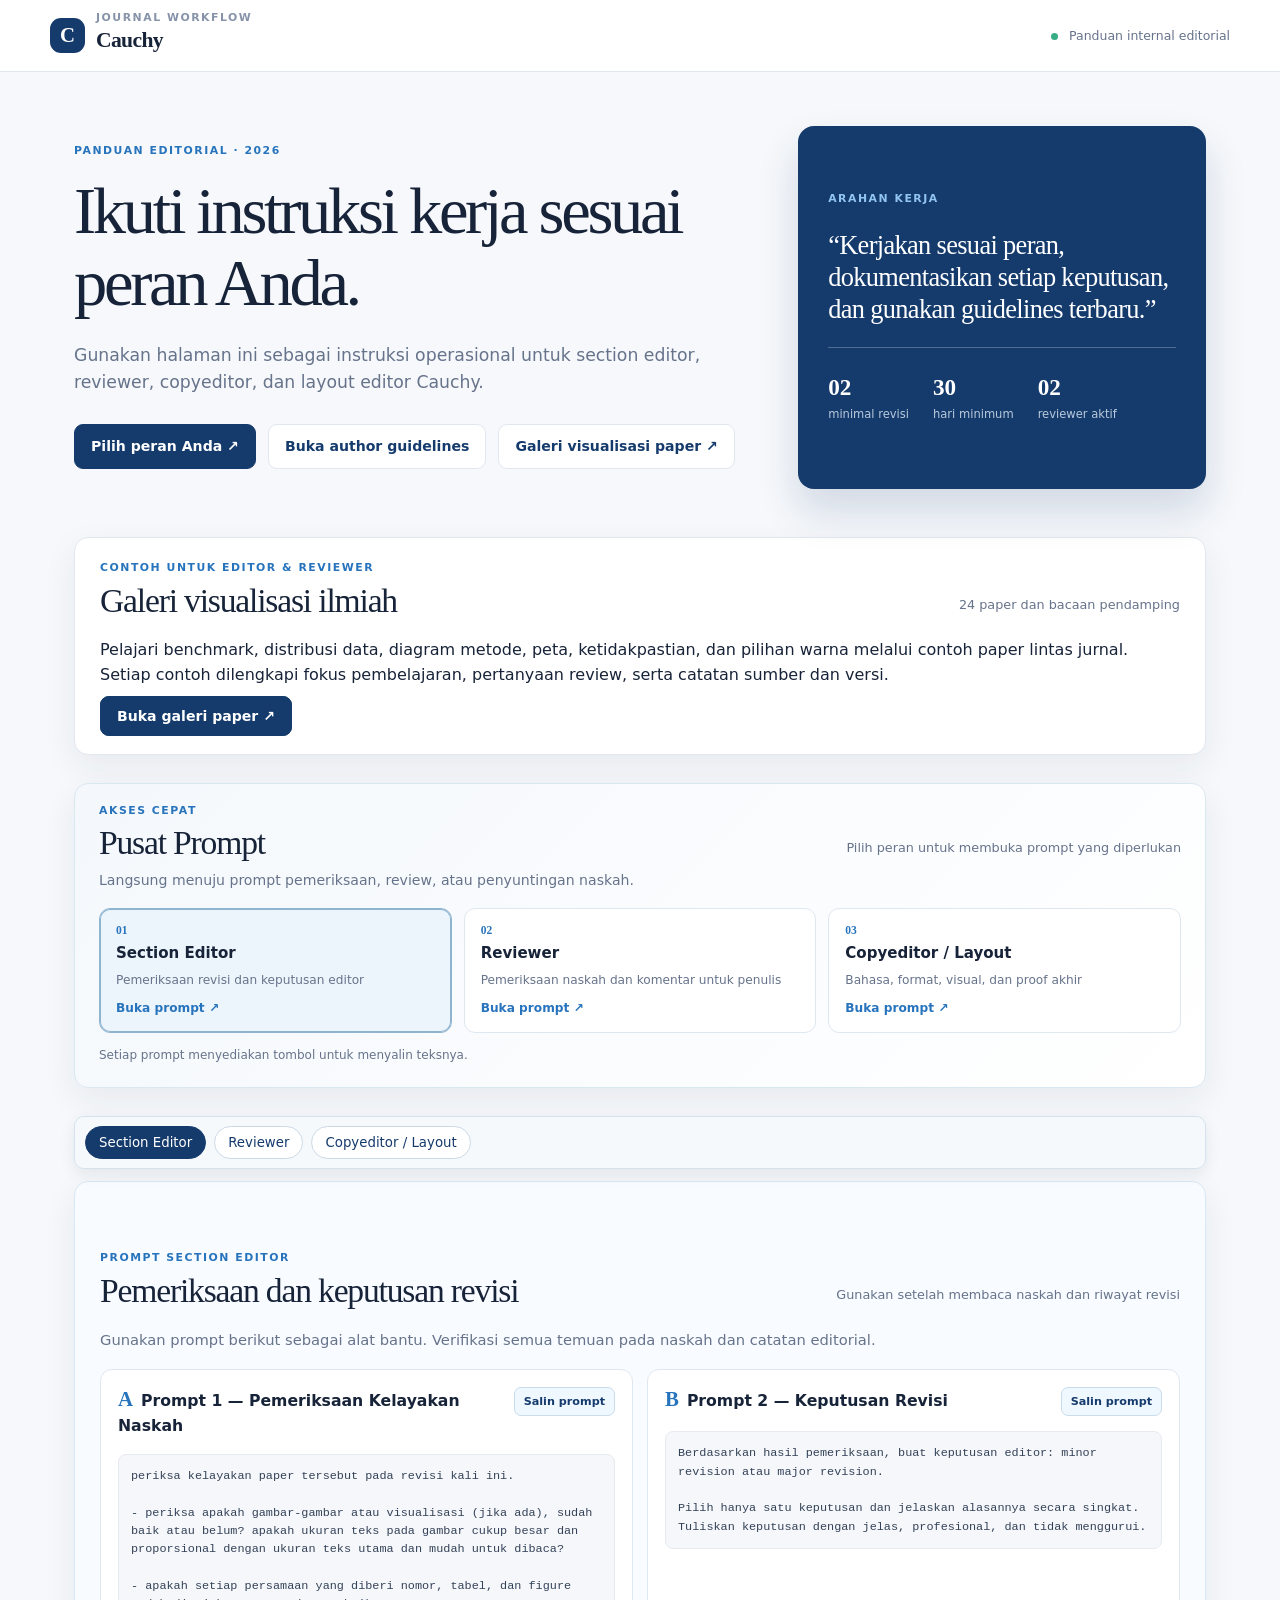
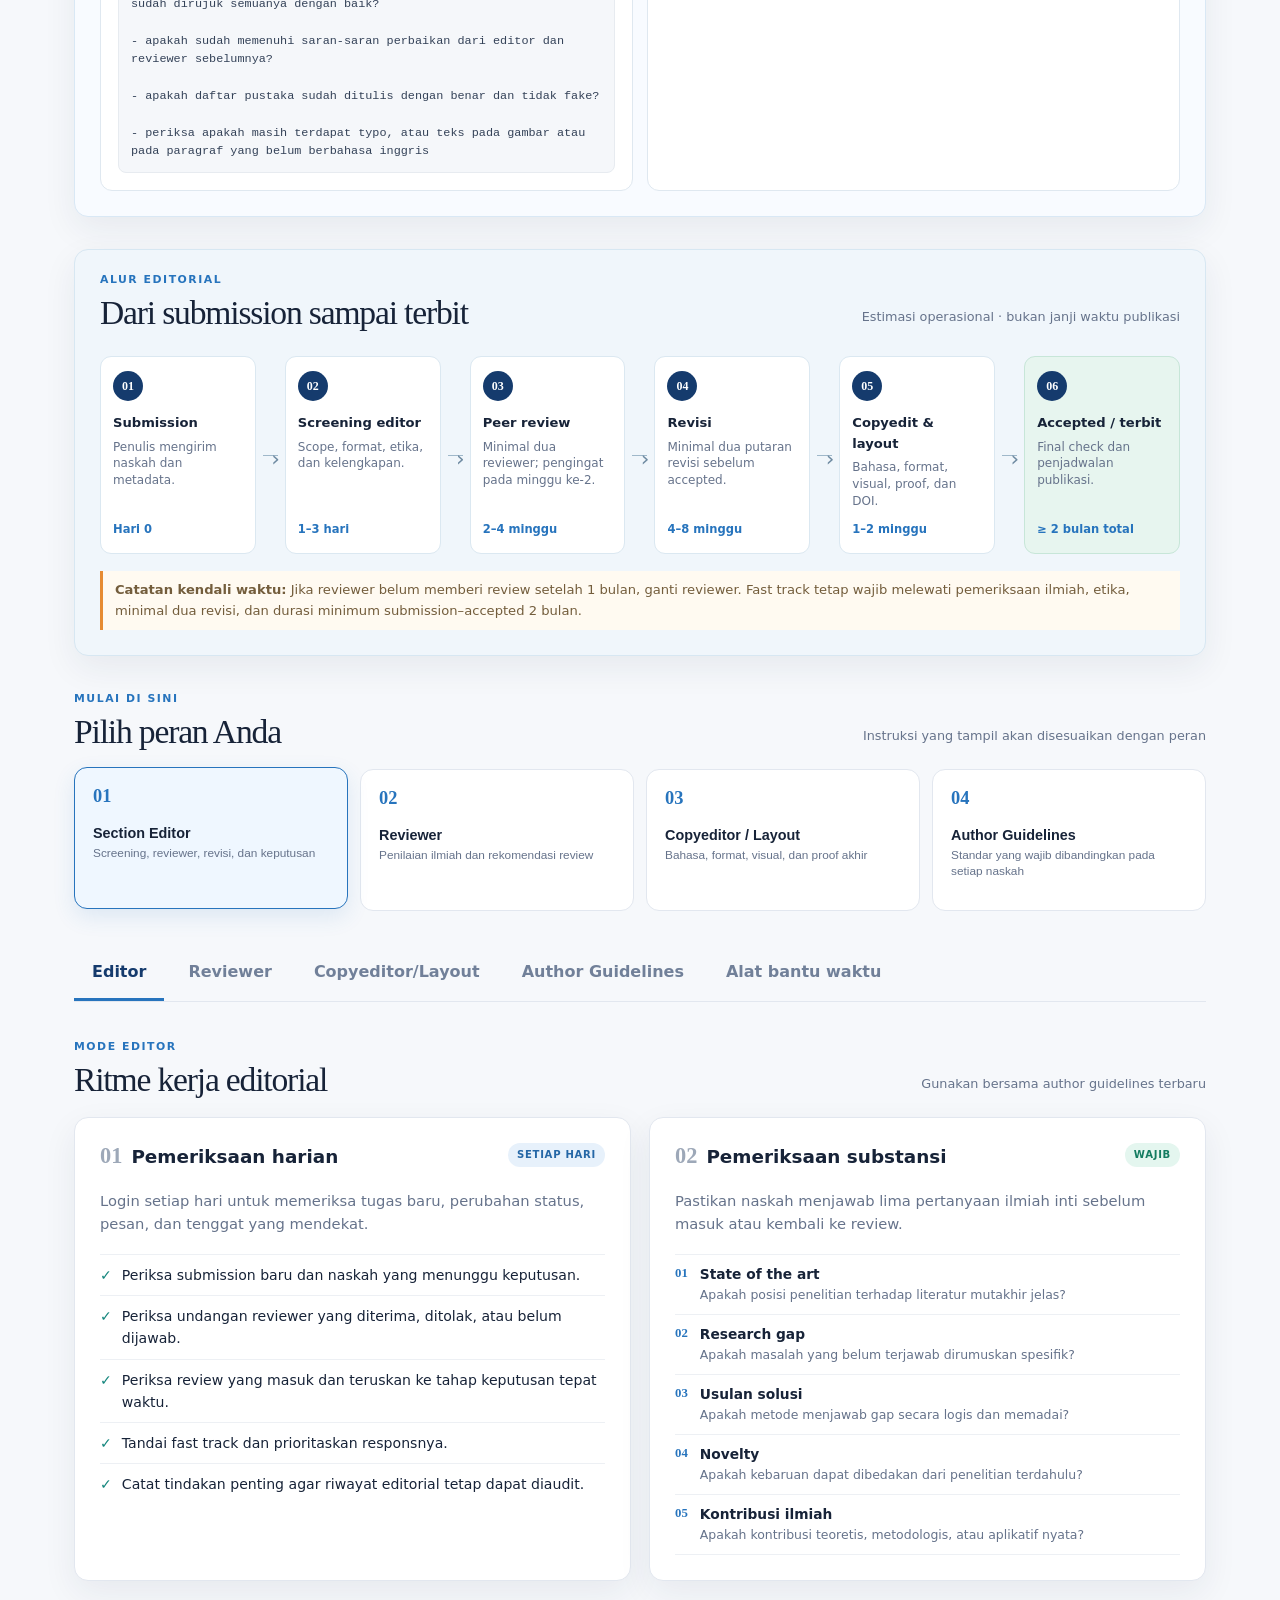
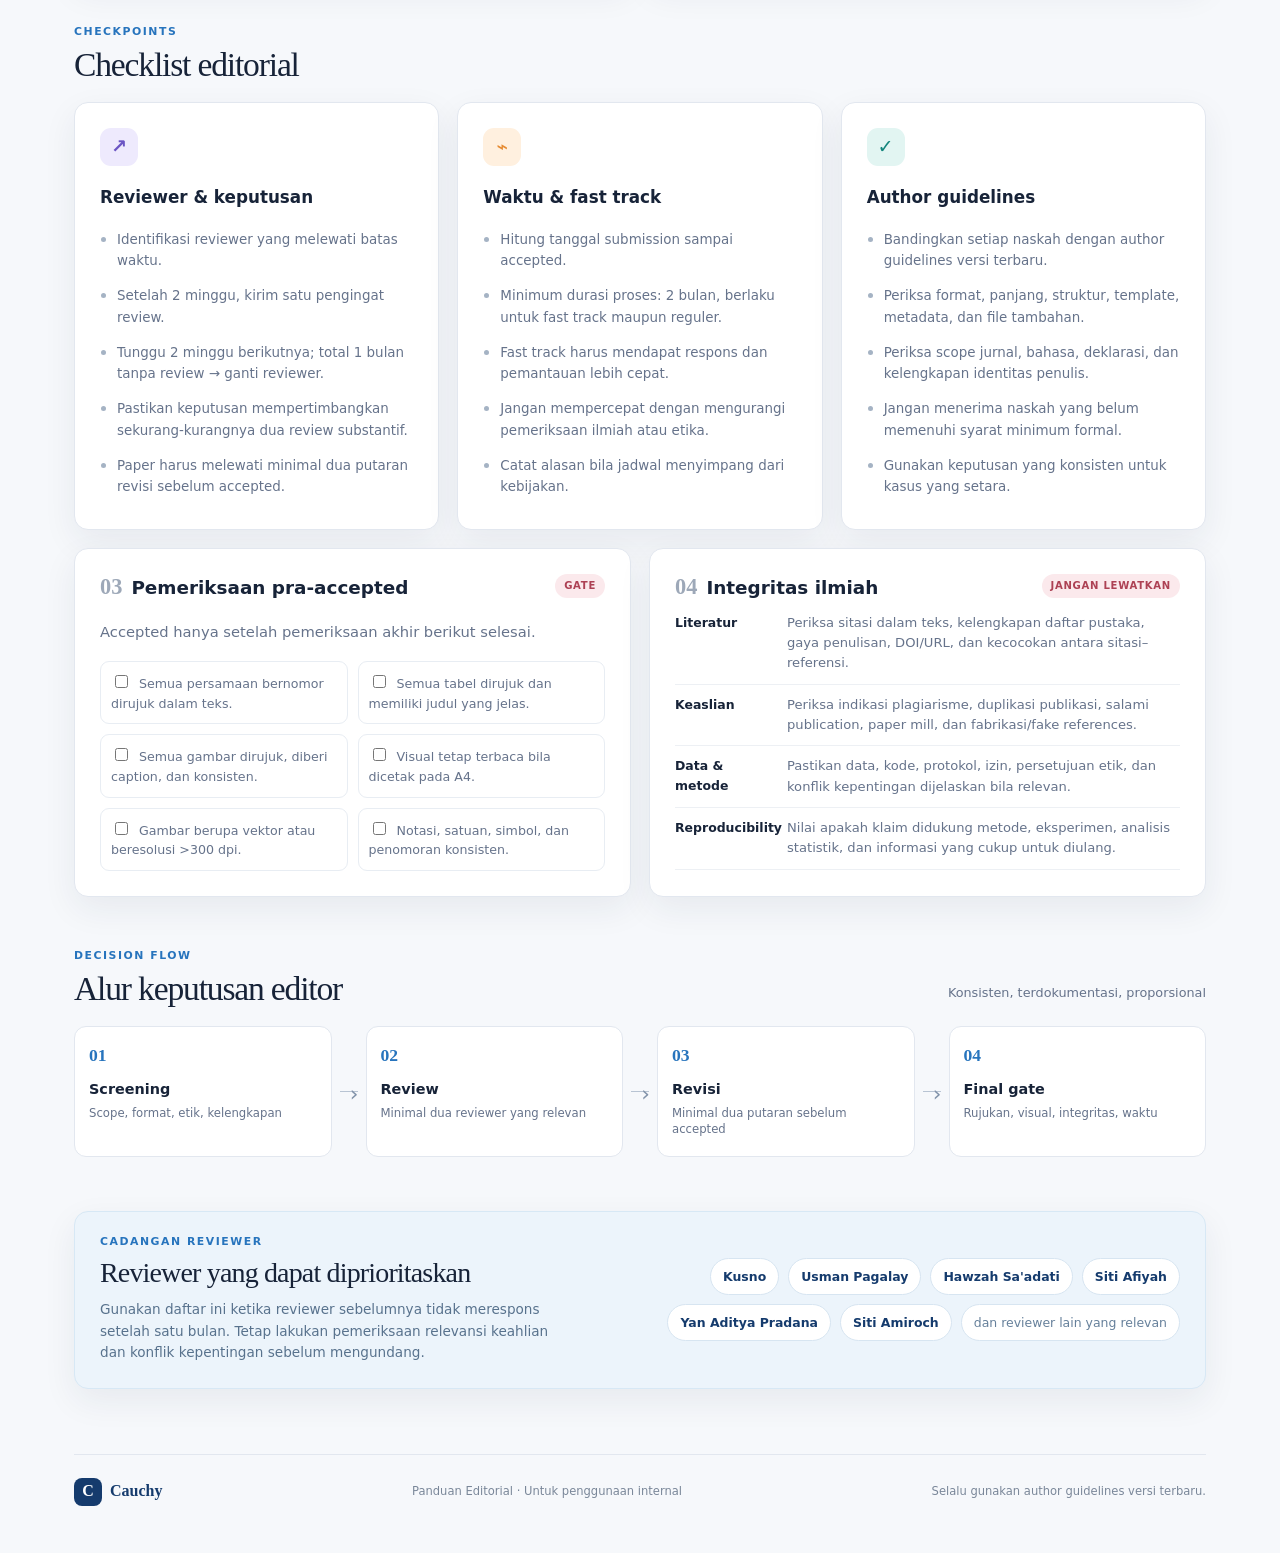
<file: index.html>
<!doctype html>
<html lang="id">
<head>
  <meta charset="utf-8" />
  <meta name="viewport" content="width=device-width, initial-scale=1" />
  <meta name="description" content="Panduan kerja editor dan reviewer Cauchy" />
  <meta name="robots" content="noindex, nofollow, noarchive, nosnippet" />
  <meta name="googlebot" content="noindex, nofollow, noarchive, nosnippet" />
  <title>Panduan Editorial — Cauchy</title>
  <link rel="stylesheet" href="styles.css?v=20261004b" />
</head>
<body>
  <header class="topbar">
    <div class="brand">
      <div class="brand-mark" aria-hidden="true">C</div>
      <div><span class="eyebrow">JOURNAL WORKFLOW</span><strong>Cauchy</strong></div>
    </div>
    <div class="topbar-meta"><span class="live-dot"></span> Panduan internal editorial</div>
  </header>

  <main class="shell">
    <section class="hero">
      <div class="hero-copy">
        <span class="eyebrow accent">PANDUAN EDITORIAL · 2026</span>
        <h1>Ikuti instruksi kerja sesuai peran Anda.</h1>
        <p>Gunakan halaman ini sebagai instruksi operasional untuk section editor, reviewer, copyeditor, dan layout editor Cauchy.</p>
        <div class="hero-actions">
          <a class="button primary" href="#roles">Pilih peran Anda <span>↗</span></a>
          <a class="button secondary" href="#guidelines">Buka author guidelines</a>
          <a class="button secondary" href="visualisasi.html">Galeri visualisasi paper ↗</a>
        </div>
      </div>
      <div class="hero-card" aria-label="Prinsip utama">
        <span class="card-kicker">ARAHAN KERJA</span>
        <div class="quote">“Kerjakan sesuai peran, dokumentasikan setiap keputusan, dan gunakan guidelines terbaru.”</div>
        <div class="hero-rule"></div>
        <div class="mini-stats"><div><b>02</b><span>minimal revisi</span></div><div><b>30</b><span>hari minimum</span></div><div><b>02</b><span>reviewer aktif</span></div></div>
      </div>
    </section>

    <section class="panel" aria-labelledby="visual-gallery-title" style="margin-bottom:28px">
      <div class="section-heading"><div><span class="eyebrow accent">CONTOH UNTUK EDITOR &amp; REVIEWER</span><h2 id="visual-gallery-title">Galeri visualisasi ilmiah</h2></div><span class="section-note">24 paper dan bacaan pendamping</span></div>
      <p>Pelajari benchmark, distribusi data, diagram metode, peta, ketidakpastian, dan pilihan warna melalui contoh paper lintas jurnal. Setiap contoh dilengkapi fokus pembelajaran, pertanyaan review, serta catatan sumber dan versi.</p>
      <a class="button primary" href="visualisasi.html">Buka galeri paper <span>↗</span></a>
    </section>

    <section class="prompt-launcher panel" aria-labelledby="prompt-launcher-title">
      <div class="section-heading"><div><span class="eyebrow accent">AKSES CEPAT</span><h2 id="prompt-launcher-title">Pusat Prompt</h2></div><span class="section-note">Pilih peran untuk membuka prompt yang diperlukan</span></div>
      <p class="prompt-launcher-intro">Langsung menuju prompt pemeriksaan, review, atau penyuntingan naskah.</p>
      <div class="prompt-launcher-grid">
        <button type="button" class="prompt-jump" data-prompt-role="editor" aria-pressed="true"><span class="prompt-jump-number">01</span><strong>Section Editor</strong><small>Pemeriksaan revisi dan keputusan editor</small><span class="prompt-jump-action">Buka prompt ↗</span></button>
        <button type="button" class="prompt-jump" data-prompt-role="reviewer" aria-pressed="false"><span class="prompt-jump-number">02</span><strong>Reviewer</strong><small>Pemeriksaan naskah dan komentar untuk penulis</small><span class="prompt-jump-action">Buka prompt ↗</span></button>
        <button type="button" class="prompt-jump" data-prompt-role="copyeditor" aria-pressed="false"><span class="prompt-jump-number">03</span><strong>Copyeditor / Layout</strong><small>Bahasa, format, visual, dan proof akhir</small><span class="prompt-jump-action">Buka prompt ↗</span></button>
      </div>
      <p class="prompt-launcher-note">Setiap prompt menyediakan tombol untuk menyalin teksnya.</p>
    </section>
    <div id="prompt-library" class="prompt-library" aria-live="polite">
      <div class="prompt-switcher-sticky" role="group" aria-label="Pilih prompt yang ditampilkan"><button type="button" class="prompt-switch" data-prompt-role="editor" aria-pressed="true">Section Editor</button><button type="button" class="prompt-switch" data-prompt-role="reviewer" aria-pressed="false">Reviewer</button><button type="button" class="prompt-switch" data-prompt-role="copyeditor" aria-pressed="false">Copyeditor / Layout</button></div>
    </div>

    <section id="workflow" class="workflow panel">
      <div class="section-heading"><div><span class="eyebrow accent">ALUR EDITORIAL</span><h2>Dari submission sampai terbit</h2></div><span class="section-note">Estimasi operasional · bukan janji waktu publikasi</span></div>
      <div class="workflow-track">
        <div class="workflow-step"><span class="workflow-dot">01</span><strong>Submission</strong><small>Penulis mengirim naskah dan metadata.</small><b>Hari 0</b></div>
        <div class="workflow-connector"></div>
        <div class="workflow-step"><span class="workflow-dot">02</span><strong>Screening editor</strong><small>Scope, format, etika, dan kelengkapan.</small><b>1–3 hari</b></div>
        <div class="workflow-connector"></div>
        <div class="workflow-step"><span class="workflow-dot">03</span><strong>Peer review</strong><small>Minimal dua reviewer; pengingat pada minggu ke-2.</small><b>2–4 minggu</b></div>
        <div class="workflow-connector"></div>
        <div class="workflow-step"><span class="workflow-dot">04</span><strong>Revisi</strong><small>Minimal dua putaran revisi sebelum accepted.</small><b>4–8 minggu</b></div>
        <div class="workflow-connector"></div>
        <div class="workflow-step"><span class="workflow-dot">05</span><strong>Copyedit & layout</strong><small>Bahasa, format, visual, proof, dan DOI.</small><b>1–2 minggu</b></div>
        <div class="workflow-connector"></div>
        <div class="workflow-step final"><span class="workflow-dot">06</span><strong>Accepted / terbit</strong><small>Final check dan penjadwalan publikasi.</small><b>≥ 2 bulan total</b></div>
      </div>
      <div class="workflow-note"><strong>Catatan kendali waktu:</strong> Jika reviewer belum memberi review setelah 1 bulan, ganti reviewer. Fast track tetap wajib melewati pemeriksaan ilmiah, etika, minimal dua revisi, dan durasi minimum submission–accepted 2 bulan.</div>
    </section>

    <section id="roles" class="role-picker">
      <div class="section-heading"><div><span class="eyebrow accent">MULAI DI SINI</span><h2>Pilih peran Anda</h2></div><span class="section-note">Instruksi yang tampil akan disesuaikan dengan peran</span></div>
      <div class="role-grid">
        <button class="role-card selected" data-role="editor"><span class="role-number">01</span><strong>Section Editor</strong><small>Screening, reviewer, revisi, dan keputusan</small></button>
        <button class="role-card" data-role="reviewer"><span class="role-number">02</span><strong>Reviewer</strong><small>Penilaian ilmiah dan rekomendasi review</small></button>
        <button class="role-card" data-role="copyeditor"><span class="role-number">03</span><strong>Copyeditor / Layout</strong><small>Bahasa, format, visual, dan proof akhir</small></button>
        <button class="role-card" data-role="guidelines"><span class="role-number">04</span><strong>Author Guidelines</strong><small>Standar yang wajib dibandingkan pada setiap naskah</small></button>
      </div>
    </section>

    <nav class="tabbar" aria-label="Instruksi kerja">
      <button class="tab active" data-tab="editor">Editor</button>
      <button class="tab" data-tab="reviewer">Reviewer</button>
      <button class="tab" data-tab="copyeditor">Copyeditor/Layout</button>
      <button class="tab" data-tab="guidelines">Author Guidelines</button>
      <button class="tab" data-tab="tools">Alat bantu waktu</button>
    </nav>

    <section id="editor" class="tab-panel active-panel">
      <div class="section-heading" id="daily"><div><span class="eyebrow accent">MODE EDITOR</span><h2>Ritme kerja editorial</h2></div><span class="section-note">Gunakan bersama author guidelines terbaru</span></div>
      <div class="dashboard-grid">
        <article class="panel priority-panel">
          <div class="panel-head"><div><span class="step-number">01</span><h3>Pemeriksaan harian</h3></div><span class="badge blue">SETIAP HARI</span></div>
          <p class="lead">Login setiap hari untuk memeriksa tugas baru, perubahan status, pesan, dan tenggat yang mendekat.</p>
          <ul class="check-list">
            <li><span class="check">✓</span> Periksa submission baru dan naskah yang menunggu keputusan.</li>
            <li><span class="check">✓</span> Periksa undangan reviewer yang diterima, ditolak, atau belum dijawab.</li>
            <li><span class="check">✓</span> Periksa review yang masuk dan teruskan ke tahap keputusan tepat waktu.</li>
            <li><span class="check">✓</span> Tandai fast track dan prioritaskan responsnya.</li>
            <li><span class="check">✓</span> Catat tindakan penting agar riwayat editorial tetap dapat diaudit.</li>
          </ul>
        </article>
        <article class="panel status-panel">
          <div class="panel-head"><div><span class="step-number">02</span><h3>Pemeriksaan substansi</h3></div><span class="badge green">WAJIB</span></div>
          <p class="lead">Pastikan naskah menjawab lima pertanyaan ilmiah inti sebelum masuk atau kembali ke review.</p>
          <div class="five-points">
            <div><b>01</b><span><strong>State of the art</strong><small>Apakah posisi penelitian terhadap literatur mutakhir jelas?</small></span></div>
            <div><b>02</b><span><strong>Research gap</strong><small>Apakah masalah yang belum terjawab dirumuskan spesifik?</small></span></div>
            <div><b>03</b><span><strong>Usulan solusi</strong><small>Apakah metode menjawab gap secara logis dan memadai?</small></span></div>
            <div><b>04</b><span><strong>Novelty</strong><small>Apakah kebaruan dapat dibedakan dari penelitian terdahulu?</small></span></div>
            <div><b>05</b><span><strong>Kontribusi ilmiah</strong><small>Apakah kontribusi teoretis, metodologis, atau aplikatif nyata?</small></span></div>
          </div>
        </article>
      </div>

      <div class="section-heading compact"><div><span class="eyebrow accent">CHECKPOINTS</span><h2>Checklist editorial</h2></div></div>
      <div class="cards-3">
        <article class="panel checklist-card"><div class="icon-box purple">↗</div><h3>Reviewer & keputusan</h3><ul class="plain-list"><li>Identifikasi reviewer yang melewati batas waktu.</li><li>Setelah 2 minggu, kirim satu pengingat review.</li><li>Tunggu 2 minggu berikutnya; total 1 bulan tanpa review → ganti reviewer.</li><li>Pastikan keputusan mempertimbangkan sekurang-kurangnya dua review substantif.</li><li>Paper harus melewati minimal dua putaran revisi sebelum accepted.</li></ul></article>
        <article class="panel checklist-card"><div class="icon-box orange">⌁</div><h3>Waktu & fast track</h3><ul class="plain-list"><li>Hitung tanggal submission sampai accepted.</li><li>Minimum durasi proses: 2 bulan, berlaku untuk fast track maupun reguler.</li><li>Fast track harus mendapat respons dan pemantauan lebih cepat.</li><li>Jangan mempercepat dengan mengurangi pemeriksaan ilmiah atau etika.</li><li>Catat alasan bila jadwal menyimpang dari kebijakan.</li></ul></article>
        <article class="panel checklist-card"><div class="icon-box teal">✓</div><h3>Author guidelines</h3><ul class="plain-list"><li>Bandingkan setiap naskah dengan author guidelines versi terbaru.</li><li>Periksa format, panjang, struktur, template, metadata, dan file tambahan.</li><li>Periksa scope jurnal, bahasa, deklarasi, dan kelengkapan identitas penulis.</li><li>Jangan menerima naskah yang belum memenuhi syarat minimum formal.</li><li>Gunakan keputusan yang konsisten untuk kasus yang setara.</li></ul></article>
      </div>

      <div class="split-section">
        <article class="panel"><div class="panel-head"><div><span class="step-number">03</span><h3>Pemeriksaan pra-accepted</h3></div><span class="badge red">GATE</span></div><p class="lead">Accepted hanya setelah pemeriksaan akhir berikut selesai.</p><div class="gate-grid"><label><input type="checkbox" /> Semua persamaan bernomor dirujuk dalam teks.</label><label><input type="checkbox" /> Semua tabel dirujuk dan memiliki judul yang jelas.</label><label><input type="checkbox" /> Semua gambar dirujuk, diberi caption, dan konsisten.</label><label><input type="checkbox" /> Visual tetap terbaca bila dicetak pada A4.</label><label><input type="checkbox" /> Gambar berupa vektor atau beresolusi &gt;300 dpi.</label><label><input type="checkbox" /> Notasi, satuan, simbol, dan penomoran konsisten.</label></div></article>
        <article class="panel"><div class="panel-head"><div><span class="step-number">04</span><h3>Integritas ilmiah</h3></div><span class="badge red">JANGAN LEWATKAN</span></div><div class="integrity-list"><div><b>Literatur</b><span>Periksa sitasi dalam teks, kelengkapan daftar pustaka, gaya penulisan, DOI/URL, dan kecocokan antara sitasi–referensi.</span></div><div><b>Keaslian</b><span>Periksa indikasi plagiarisme, duplikasi publikasi, salami publication, paper mill, dan fabrikasi/fake references.</span></div><div><b>Data & metode</b><span>Pastikan data, kode, protokol, izin, persetujuan etik, dan konflik kepentingan dijelaskan bila relevan.</span></div><div><b>Reproducibility</b><span>Nilai apakah klaim didukung metode, eksperimen, analisis statistik, dan informasi yang cukup untuk diulang.</span></div></div></article>
      </div>

      <section class="decision-section" id="decision">
        <div class="section-heading"><div><span class="eyebrow accent">DECISION FLOW</span><h2>Alur keputusan editor</h2></div><span class="section-note">Konsisten, terdokumentasi, proporsional</span></div>
        <div class="flow"><div class="flow-item"><span>01</span><strong>Screening</strong><small>Scope, format, etik, kelengkapan</small></div><div class="flow-line"></div><div class="flow-item"><span>02</span><strong>Review</strong><small>Minimal dua reviewer yang relevan</small></div><div class="flow-line"></div><div class="flow-item"><span>03</span><strong>Revisi</strong><small>Minimal dua putaran sebelum accepted</small></div><div class="flow-line"></div><div class="flow-item"><span>04</span><strong>Final gate</strong><small>Rujukan, visual, integritas, waktu</small></div></div>
      </section>

      <section class="reviewer-pool panel"><div class="pool-copy"><span class="eyebrow accent">CADANGAN REVIEWER</span><h2>Reviewer yang dapat diprioritaskan</h2><p>Gunakan daftar ini ketika reviewer sebelumnya tidak merespons setelah satu bulan. Tetap lakukan pemeriksaan relevansi keahlian dan konflik kepentingan sebelum mengundang.</p></div><div class="names"><span>Kusno</span><span>Usman Pagalay</span><span>Hawzah Sa'adati</span><span>Siti Afiyah</span><span>Yan Aditya Pradana</span><span>Siti Amiroch</span><span class="muted">dan reviewer lain yang relevan</span></div></section>
      <section id="editor-prompts" class="prompt-guide panel"><div class="section-heading compact"><div><span class="eyebrow accent">PROMPT SECTION EDITOR</span><h2>Pemeriksaan dan keputusan revisi</h2></div><span class="section-note">Gunakan setelah membaca naskah dan riwayat revisi</span></div><p class="lead">Gunakan prompt berikut sebagai alat bantu. Verifikasi semua temuan pada naskah dan catatan editorial.</p><div class="prompt-grid">
        <article class="prompt-card"><div class="prompt-card-head"><div><span class="card-index">A</span><h3>Prompt 1 — Pemeriksaan Kelayakan Naskah</h3></div><button class="copy-prompt" type="button">Salin prompt</button></div><pre><code>periksa kelayakan paper tersebut pada revisi kali ini.&#10;&#10;- periksa apakah gambar-gambar atau visualisasi (jika ada), sudah baik atau belum? apakah ukuran teks pada gambar cukup besar dan proporsional dengan ukuran teks utama dan mudah untuk dibaca?&#10;&#10;- apakah setiap persamaan yang diberi nomor, tabel, dan figure sudah dirujuk semuanya dengan baik?&#10;&#10;- apakah sudah memenuhi saran-saran perbaikan dari editor dan reviewer sebelumnya?&#10;&#10;- apakah daftar pustaka sudah ditulis dengan benar dan tidak fake?&#10;&#10;- periksa apakah masih terdapat typo, atau teks pada gambar atau pada paragraf yang belum berbahasa inggris</code></pre></article>
        <article class="prompt-card"><div class="prompt-card-head"><div><span class="card-index">B</span><h3>Prompt 2 — Keputusan Revisi</h3></div><button class="copy-prompt" type="button">Salin prompt</button></div><pre><code>Berdasarkan hasil pemeriksaan, buat keputusan editor: minor revision atau major revision.&#10;&#10;Pilih hanya satu keputusan dan jelaskan alasannya secara singkat. Tuliskan keputusan dengan jelas, profesional, dan tidak menggurui.</code></pre></article>
      </div></section>
    </section>

    <section id="copyeditor" class="tab-panel">
      <div class="section-heading"><div><span class="eyebrow accent">INSTRUKSI COPYEDITOR / LAYOUT</span><h2>Rapikan naskah sampai siap terbit</h2></div><span class="section-note">Kerjakan setelah keputusan ilmiah selesai</span></div>
      <div class="cards-3">
        <article class="panel checklist-card"><div class="icon-box purple">Aa</div><h3>Bahasa & gaya</h3><ul class="plain-list"><li>Perbaiki tata bahasa, ejaan, tanda baca, dan istilah teknis tanpa mengubah makna ilmiah.</li><li>Pastikan abstrak, judul, kata kunci, heading, dan caption konsisten.</li><li>Jangan menambahkan klaim, referensi, atau interpretasi baru.</li><li>Catat perubahan substantif dan kembalikan kepada editor bila meragukan.</li></ul></article>
        <article class="panel checklist-card"><div class="icon-box orange">#</div><h3>Format & konsistensi</h3><ul class="plain-list"><li>Bandingkan naskah dengan template dan author guidelines terbaru.</li><li>Periksa penomoran bagian, persamaan, tabel, gambar, lampiran, dan referensi.</li><li>Pastikan setiap persamaan, tabel, dan gambar dirujuk dalam teks.</li><li>Periksa simbol, satuan, singkatan, italic/bold, dan gaya sitasi.</li></ul></article>
        <article class="panel checklist-card"><div class="icon-box teal">▣</div><h3>Visual & proof</h3><ul class="plain-list"><li>Pastikan gambar tajam, terbaca pada ukuran A4, dan idealnya vektor atau lebih dari 300 dpi.</li><li>Periksa tabel agar tidak terpotong, terlalu padat, atau melewati margin.</li><li>Periksa header, footer, metadata, DOI, afiliasi, dan urutan penulis.</li><li>Kirim proof kepada editor dan penulis sesuai alur jurnal sebelum publikasi.</li></ul></article>
      </div>
      <section id="copyeditor-prompts" class="prompt-guide panel"><div class="section-heading compact"><div><span class="eyebrow accent">PROMPT COPYEDITOR / LAYOUT</span><h2>Rapikan dan cek versi akhir</h2></div><span class="section-note">Pola hafalan: Bahasa → Format → Visual → Proof</span></div><p class="lead">Gunakan prompt berikut untuk membantu pemeriksaan teknis tanpa mengubah isi ilmiah.</p><div class="prompt-grid">
        <article class="prompt-card"><div class="prompt-card-head"><div><span class="card-index">A</span><h3>Prompt bahasa</h3></div><button class="copy-prompt" type="button">Salin prompt</button></div><pre><code>Perbaiki tata bahasa, ejaan, tanda baca, dan istilah.&#10;&#10;Jangan mengubah makna, data, metode, hasil, atau kesimpulan. Tulis perubahan penting.</code></pre></article>
        <article class="prompt-card"><div class="prompt-card-head"><div><span class="card-index">B</span><h3>Prompt format</h3></div><button class="copy-prompt" type="button">Salin prompt</button></div><pre><code>Periksa naskah sesuai template dan author guidelines.&#10;&#10;Cek heading, penomoran, simbol, satuan, sitasi, persamaan, tabel, gambar, dan caption. Tulis: lokasi – masalah – perbaikan.</code></pre></article>
        <article class="prompt-card"><div class="prompt-card-head"><div><span class="card-index">C</span><h3>Prompt visual dan proof</h3></div><button class="copy-prompt" type="button">Salin prompt</button></div><pre><code>Periksa gambar, tabel, dan proof akhir.&#10;&#10;Cek keterbacaan A4, resolusi, caption, rujukan, margin, halaman, afiliasi, dan DOI. Tulis: elemen – masalah – tindakan.</code></pre></article>
        <article class="prompt-card"><div class="prompt-card-head"><div><span class="card-index">D</span><h3>Prompt final</h3></div><button class="copy-prompt" type="button">Salin prompt</button></div><pre><code>Periksa versi final sebelum terbit dan bandingkan dengan versi accepted.&#10;&#10;Tandai perubahan yang tidak semestinya dan item yang belum lengkap.</code></pre></article>
      </div></section>
      <div class="review-note"><span class="note-icon">!</span><div><strong>Batas kewenangan</strong><p>Copyeditor/layout tidak mengubah kesimpulan, metode, data, hasil, atau keputusan ilmiah. Semua perubahan yang berpotensi mengubah makna harus dikembalikan kepada section editor.</p></div></div>
    </section>

    <section id="guidelines" class="tab-panel">
      <div class="section-heading"><div><span class="eyebrow accent">AUTHOR GUIDELINES RESMI</span><h2>Checklist ringkas untuk editor</h2></div><span class="section-note">Sumber: halaman submissions CAUCHY</span></div>
      <div class="reviewer-intro panel"><div class="big-number">G</div><div><h3>Gunakan checklist ini saat screening, review, revisi, dan pra-accepted.</h3><p>Bandingkan selalu dengan <a class="inline-link" href="https://ejournal.uin-malang.ac.id/index.php/Math/about/submissions#authorGuidelines" target="_blank" rel="noopener">author guidelines resmi</a> jika ada pembaruan.</p></div></div>
      <div class="review-grid">
        <article class="panel review-card"><span class="card-index">01</span><h3>Jenis & format</h3><ul class="plain-list"><li>Naskah harus berupa riset orisinal di matematika murni atau terapan.</li><li>Bahasa wajib bahasa Inggris akademik yang jelas.</li><li>Submission awal boleh PDF, DOC, DOCX, atau ZIP LaTeX.</li><li>Setelah accepted, versi final wajib berupa ZIP LaTeX dengan template resmi CAUCHY.</li></ul></article>
        <article class="panel review-card"><span class="card-index">02</span><h3>Panjang & struktur</h3><ul class="plain-list"><li>Artikel riset umumnya 10–16 halaman; review article maksimal 25 halaman.</li><li>Struktur: Title, Authors/Affiliations, Abstract, Keywords, Introduction, Methodology, Results and Discussion, Conclusion, dan References.</li><li>Abstrak sekitar 150–250 kata tanpa sitasi, tabel, gambar, atau persamaan tampil.</li><li>Keywords 3–5 istilah, alfabetis, dipisahkan titik koma.</li></ul></article>
        <article class="panel review-card"><span class="card-index">03</span><h3>Gap, novelty, kontribusi</h3><ul class="plain-list"><li>Introduction harus menunjukkan state of the art dengan literatur relevan dan mutakhir.</li><li>Research gap harus spesifik dan didukung literatur, bukan klaim umum.</li><li>Paragraf terakhir Introduction wajib menyatakan tujuan, gap, novelty, dan kontribusi ilmiah.</li><li>Naskah yang tidak menunjukkan keempat unsur ini dapat dikembalikan atau ditolak tanpa external review.</li></ul></article>
        <article class="panel review-card"><span class="card-index">04</span><h3>Metode & hasil</h3><ul class="plain-list"><li>Metode, asumsi, model, algoritma, data, parameter, software, dan evaluasi harus cukup rinci untuk diverifikasi atau direplikasi.</li><li>Semua klaim harus didukung bukti, analisis, komputasi, atau penalaran matematis.</li><li>Results and Discussion harus menjelaskan temuan, makna ilmiah, perbandingan, keterbatasan, dan implikasi.</li><li>Kesimpulan harus menjawab tujuan dan menegaskan kontribusi utama.</li></ul></article>
        <article class="panel review-card"><span class="card-index">05</span><h3>Referensi & elemen visual</h3><ul class="plain-list"><li>Gunakan gaya sitasi IEEE; artikel riset minimal 15 referensi, review article minimal 25.</li><li>Utamakan literatur peer-reviewed dan mutakhir; DOI dicantumkan jika tersedia.</li><li>Referensi harus akurat, relevan, dapat diakses, benar-benar disitasi, dan bukan fabrikasi.</li><li>Caption tabel di atas, caption gambar/algoritma sesuai ketentuan; semua tabel, gambar, algoritma, dan persamaan bernomor wajib dirujuk dalam teks.</li></ul></article>
        <article class="panel review-card"><span class="card-index">06</span><h3>Checklist etika & kelengkapan</h3><ul class="plain-list"><li>Naskah tidak sedang diterbitkan atau dipertimbangkan jurnal lain.</li><li>Semua penulis menyetujui naskah dan urutan penulis; CRediT statement wajib ada.</li><li>Deklarasi AI, competing interest, funding, ethics, dan data availability dicantumkan bila relevan.</li><li>AI boleh digunakan secara transparan, tetapi tidak boleh menggantikan penalaran, memalsukan data, bukti, hasil, gambar, atau referensi.</li></ul></article>
      </div>
      <div class="review-note"><span class="note-icon">!</span><div><strong>Aturan keputusan</strong><p>Naskah yang secara substansial tidak memenuhi guidelines dapat dikembalikan kepada penulis atau ditolak tanpa external review. Catat poin ketidakpatuhan secara spesifik.</p></div></div>
    </section>

    <section id="reviewer" class="tab-panel">
      <div class="section-heading"><div><span class="eyebrow accent">MODE REVIEWER</span><h2>Checklist penilaian reviewer</h2></div><span class="section-note">Berikan komentar yang spesifik dan dapat ditindaklanjuti</span></div>
      <div class="reviewer-intro panel"><div class="big-number">R</div><div><h3>Review yang baik membantu editor mengambil keputusan dan membantu penulis memperbaiki naskah.</h3><p>Bandingkan naskah dengan author guidelines, nilai substansi secara independen, dan bedakan masalah wajib diperbaiki dari saran pengembangan.</p></div></div>
      <div class="review-grid">
        <article class="panel review-card"><span class="card-index">01</span><h3>Kesesuaian formal</h3><ul class="plain-list"><li>Scope dan topik sesuai dengan jurnal.</li><li>Struktur, format, panjang, tabel, gambar, dan referensi sesuai author guidelines.</li><li>Abstrak, kata kunci, metadata, dan deklarasi lengkap.</li><li>Bahasa serta kualitas penyajian cukup untuk dinilai.</li></ul></article>
        <article class="panel review-card"><span class="card-index">02</span><h3>Posisi ilmiah</h3><ul class="plain-list"><li>State of the art menggunakan literatur yang relevan dan mutakhir.</li><li>Research gap dirumuskan, bukan sekadar klaim umum.</li><li>Novelty dan kontribusi ilmiah dinyatakan serta didukung.</li><li>Referensi inti benar-benar dibaca, relevan, dan tidak dipakai secara ornamental.</li></ul></article>
        <article class="panel review-card"><span class="card-index">03</span><h3>Metode & validitas</h3><ul class="plain-list"><li>Metode cukup rinci untuk direplikasi.</li><li>Data, sampling, baseline, parameter, dan metrik dijelaskan.</li><li>Analisis, pembuktian, eksperimen, atau statistik sesuai dengan klaim.</li><li>Keterbatasan dibahas secara jujur.</li></ul></article>
        <article class="panel review-card"><span class="card-index">04</span><h3>Hasil & visual</h3><ul class="plain-list"><li>Hasil menjawab pertanyaan penelitian.</li><li>Kesimpulan tidak melampaui bukti.</li><li>Persamaan, tabel, dan gambar dirujuk dengan baik.</li><li>Visual jelas, terbaca pada A4, serta memakai vektor atau resolusi memadai (&gt;300 dpi).</li></ul></article>
        <article class="panel review-card"><span class="card-index">05</span><h3>Integritas & etika</h3><ul class="plain-list"><li>Periksa indikasi plagiarisme, duplikasi, fabrikasi, atau manipulasi data.</li><li>Waspadai referensi palsu, tidak dapat diverifikasi, atau sitasi yang tidak sesuai.</li><li>Periksa konflik kepentingan, etika penelitian, dan persetujuan jika relevan.</li><li>Laporkan kekhawatiran sensitif kepada editor secara rahasia, bukan di komentar penulis.</li></ul></article>
        <article class="panel review-card"><span class="card-index">06</span><h3>Etika memberi review</h3><ul class="plain-list"><li>Jaga kerahasiaan naskah dan jangan mengunggahnya ke layanan publik.</li><li>Nyatakan konflik kepentingan dan menolak bila tidak dapat menilai objektif.</li><li>Jangan meminta sitasi karya sendiri kecuali benar-benar relevan.</li><li>Gunakan AI hanya untuk membantu pekerjaan administratif/bahasa; keputusan dan penilaian ilmiah tetap tanggung jawab reviewer.</li></ul></article>
      </div>
      <section id="reviewer-prompts" class="prompt-guide panel">
        <div class="section-heading compact"><div><span class="eyebrow accent">PROMPT REVIEWER</span><h2>Pemeriksaan dan keputusan revisi</h2></div><span class="section-note">Gunakan untuk menyusun review yang singkat dan dapat ditindaklanjuti</span></div>
        <p class="lead">Verifikasi seluruh keluaran dengan naskah asli dan gunakan bahasa yang sopan, netral, serta konstruktif.</p>
        <div class="prompt-grid">
          <article class="prompt-card"><div class="prompt-card-head"><div><span class="card-index">A</span><h3>Prompt 1 — Pemeriksaan Kelayakan Naskah</h3></div><button class="copy-prompt" type="button">Salin prompt</button></div><pre><code>Sebagai reviewer:&#10;&#10;1. periksa kelayakan paper yang disubmit pada jurnal Cauchy tersebut.&#10;2. periksa apakah persamaan bernomor, tabel, dan figure sudah dirujuk dengan baik?&#10;3. periksa apakah daftar pustaka real dan ditulis dengan benar?&#10;4. periksa apakah kualitas gambar-gambar atau visualisasi sudah baik atau belum?</code></pre></article>
          <article class="prompt-card"><div class="prompt-card-head"><div><span class="card-index">B</span><h3>Prompt 2 — Keputusan Revisi</h3></div><button class="copy-prompt" type="button">Salin prompt</button></div><pre><code>Based on the verified findings from Prompt 1, write the review comments for the authors in English. State whether the recommendation is major revision or minor revision, as appropriate.&#10;&#10;Present the review in a code block. Keep it concise, clear, polite, and constructive. Address only verified issues and specific actions needed, and do not use a patronizing tone.</code></pre></article>
        </div>
        <div class="review-note"><span class="note-icon">!</span><div><strong>Catatan reviewer</strong><p>Pastikan setiap komentar merujuk pada lokasi masalah yang jelas dan jangan menyatakan referensi palsu tanpa bukti.</p></div></div>
      </section>
      <div class="review-note"><span class="note-icon">i</span><div><strong>Format komentar yang disarankan</strong><p>Mulai dengan ringkasan kontribusi naskah, lanjutkan major concerns yang terurut berdasarkan prioritas, lalu minor concerns yang spesifik. Hindari komentar yang menyerang penulis atau hanya meminta “perbaiki kualitas”.</p></div></div>
    </section>

    <section id="tools" class="tab-panel">
      <div class="section-heading"><div><span class="eyebrow accent">ALAT BANTU</span><h2>Pengingat waktu proses</h2></div><span class="section-note">Tanggal di bawah adalah panduan kerja, bukan pengganti pencatatan sistem</span></div>
      <div class="tools-grid">
        <article class="panel calculator"><div class="panel-head"><div><span class="step-number">A</span><h3>Tenggat reviewer</h3></div><span class="badge blue">4 MINGGU</span></div><p>Masukkan tanggal undangan atau penugasan review untuk memperoleh dua titik pengingat.</p><label for="reviewDate">Tanggal penugasan reviewer</label><input id="reviewDate" type="date" /><div class="date-results"><div><span>Pengingat pertama · +2 minggu</span><b id="reminderDate">—</b></div><div><span>Evaluasi penggantian · +1 bulan</span><b id="replaceDate">—</b></div></div></article>
        <article class="panel calculator"><div class="panel-head"><div><span class="step-number">B</span><h3>Minimum masa proses</h3></div><span class="badge orange">2 BULAN</span></div><p>Gunakan untuk memeriksa tanggal paling awal sebuah paper dapat dipertimbangkan accepted.</p><label for="submitDate">Tanggal submission</label><input id="submitDate" type="date" /><div class="date-results"><div><span>Accepted paling awal · +2 bulan</span><b id="acceptedDate">—</b></div><div><span>Status</span><b id="acceptedStatus">Masukkan tanggal</b></div></div></article>
      </div>
      <article class="panel ai-policy"><div class="ai-symbol">✦</div><div><span class="eyebrow accent">KEBIJAKAN BANTUAN AI</span><h2>AI boleh dipakai untuk mempercepat pekerjaan</h2><p>Gunakan secara bertanggung jawab untuk merapikan bahasa, membuat ringkasan administratif, atau membantu menemukan inkonsistensi. Jangan menyerahkan keputusan editorial, verifikasi referensi, penilaian novelty, atau pemeriksaan integritas kepada AI tanpa verifikasi manusia.</p><div class="policy-tags"><span>Human oversight wajib</span><span>Jangan masukkan naskah rahasia ke layanan publik</span><span>Verifikasi semua keluaran</span></div></div></article>
    </section>

    <footer><div class="footer-brand"><div class="brand-mark small">C</div><strong>Cauchy</strong></div><span>Panduan Editorial · Untuk penggunaan internal</span><span>Selalu gunakan author guidelines versi terbaru.</span></footer>
  </main>
  <script src="app.js?v=20261004"></script>
</body>
</html>
</file>
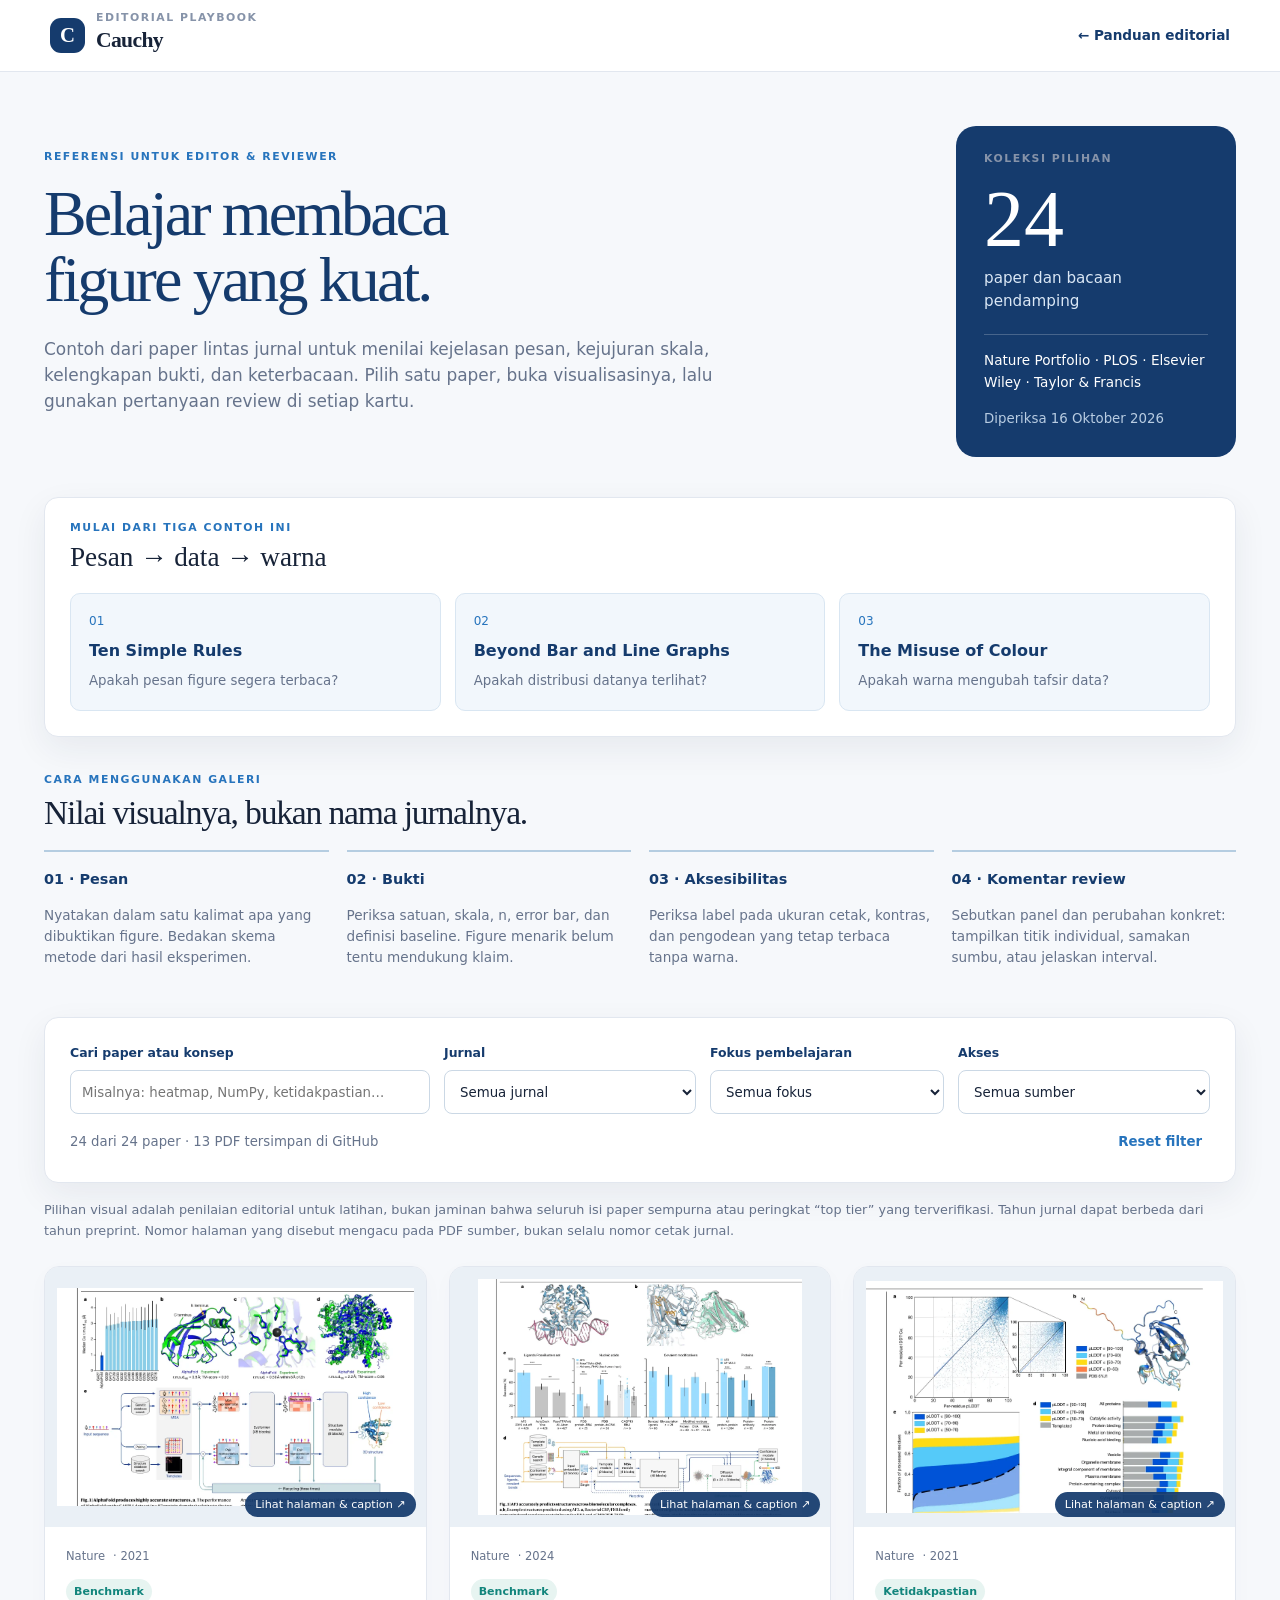
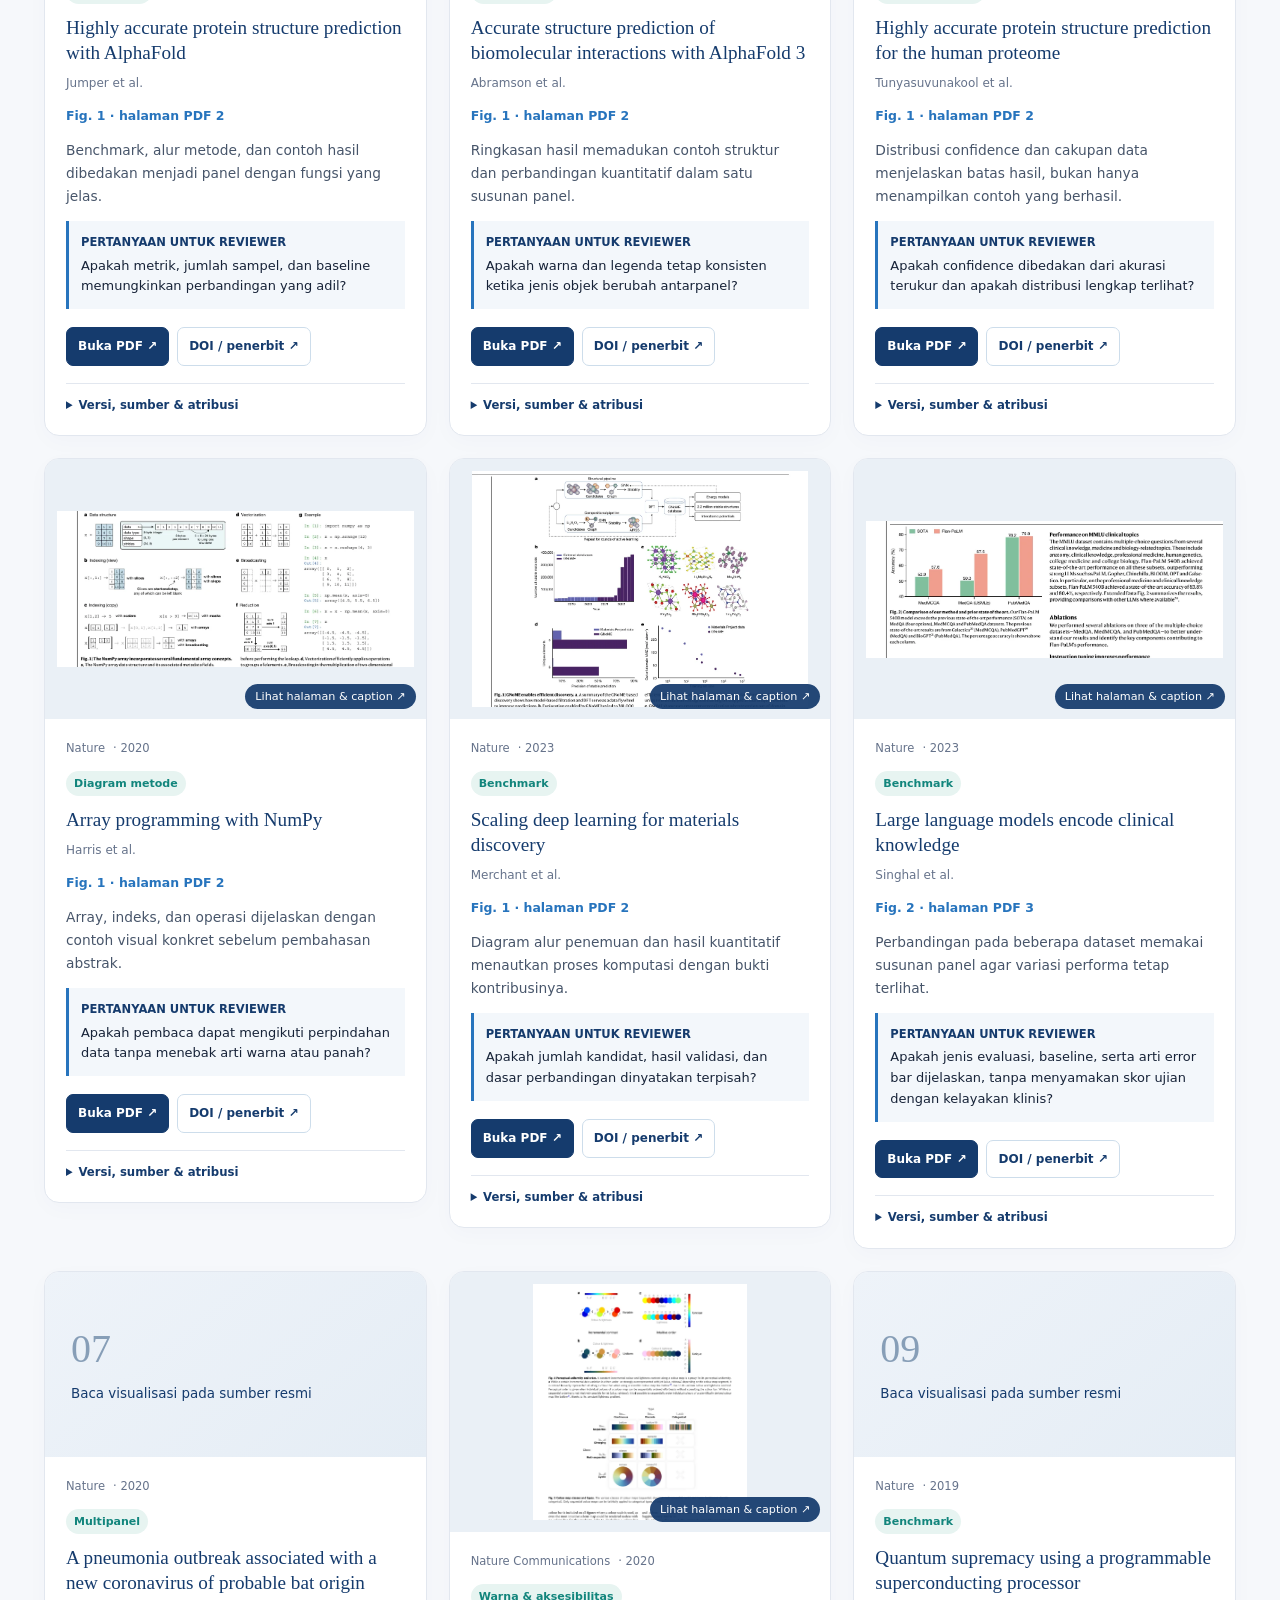
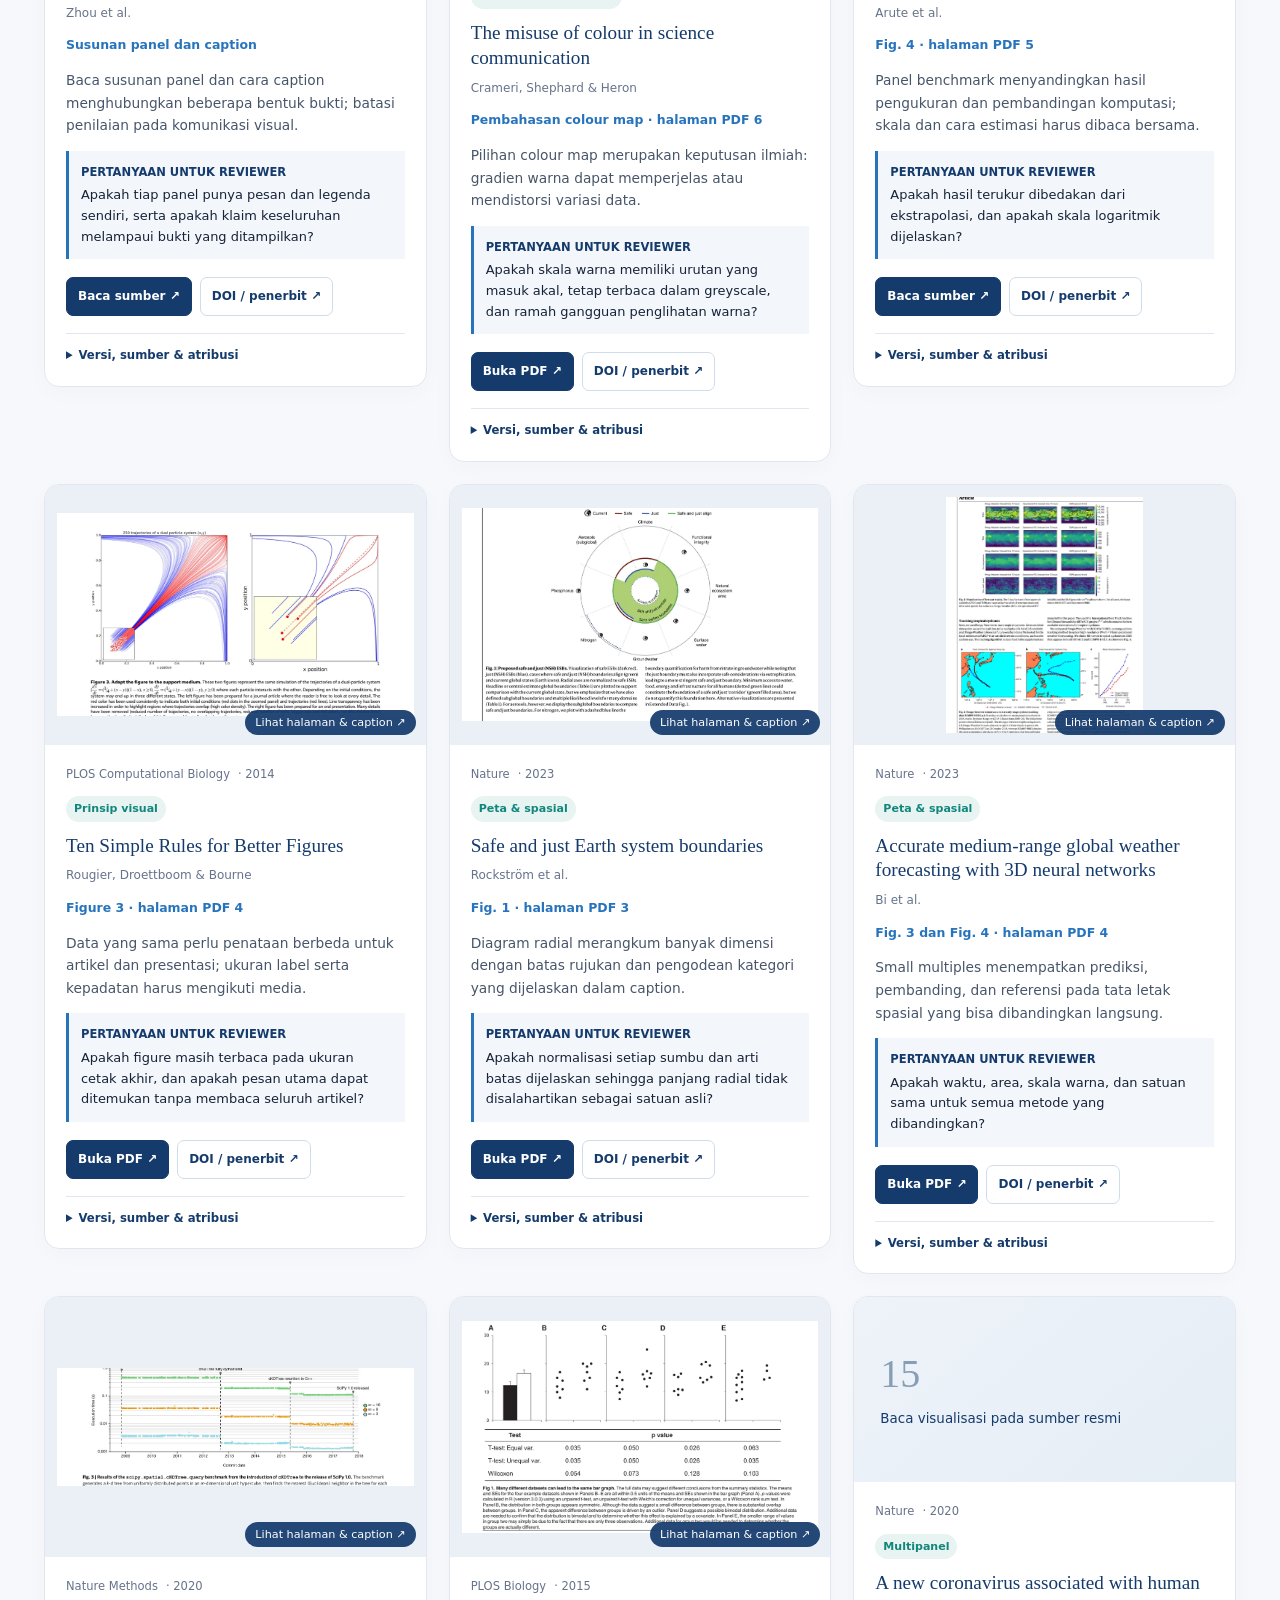
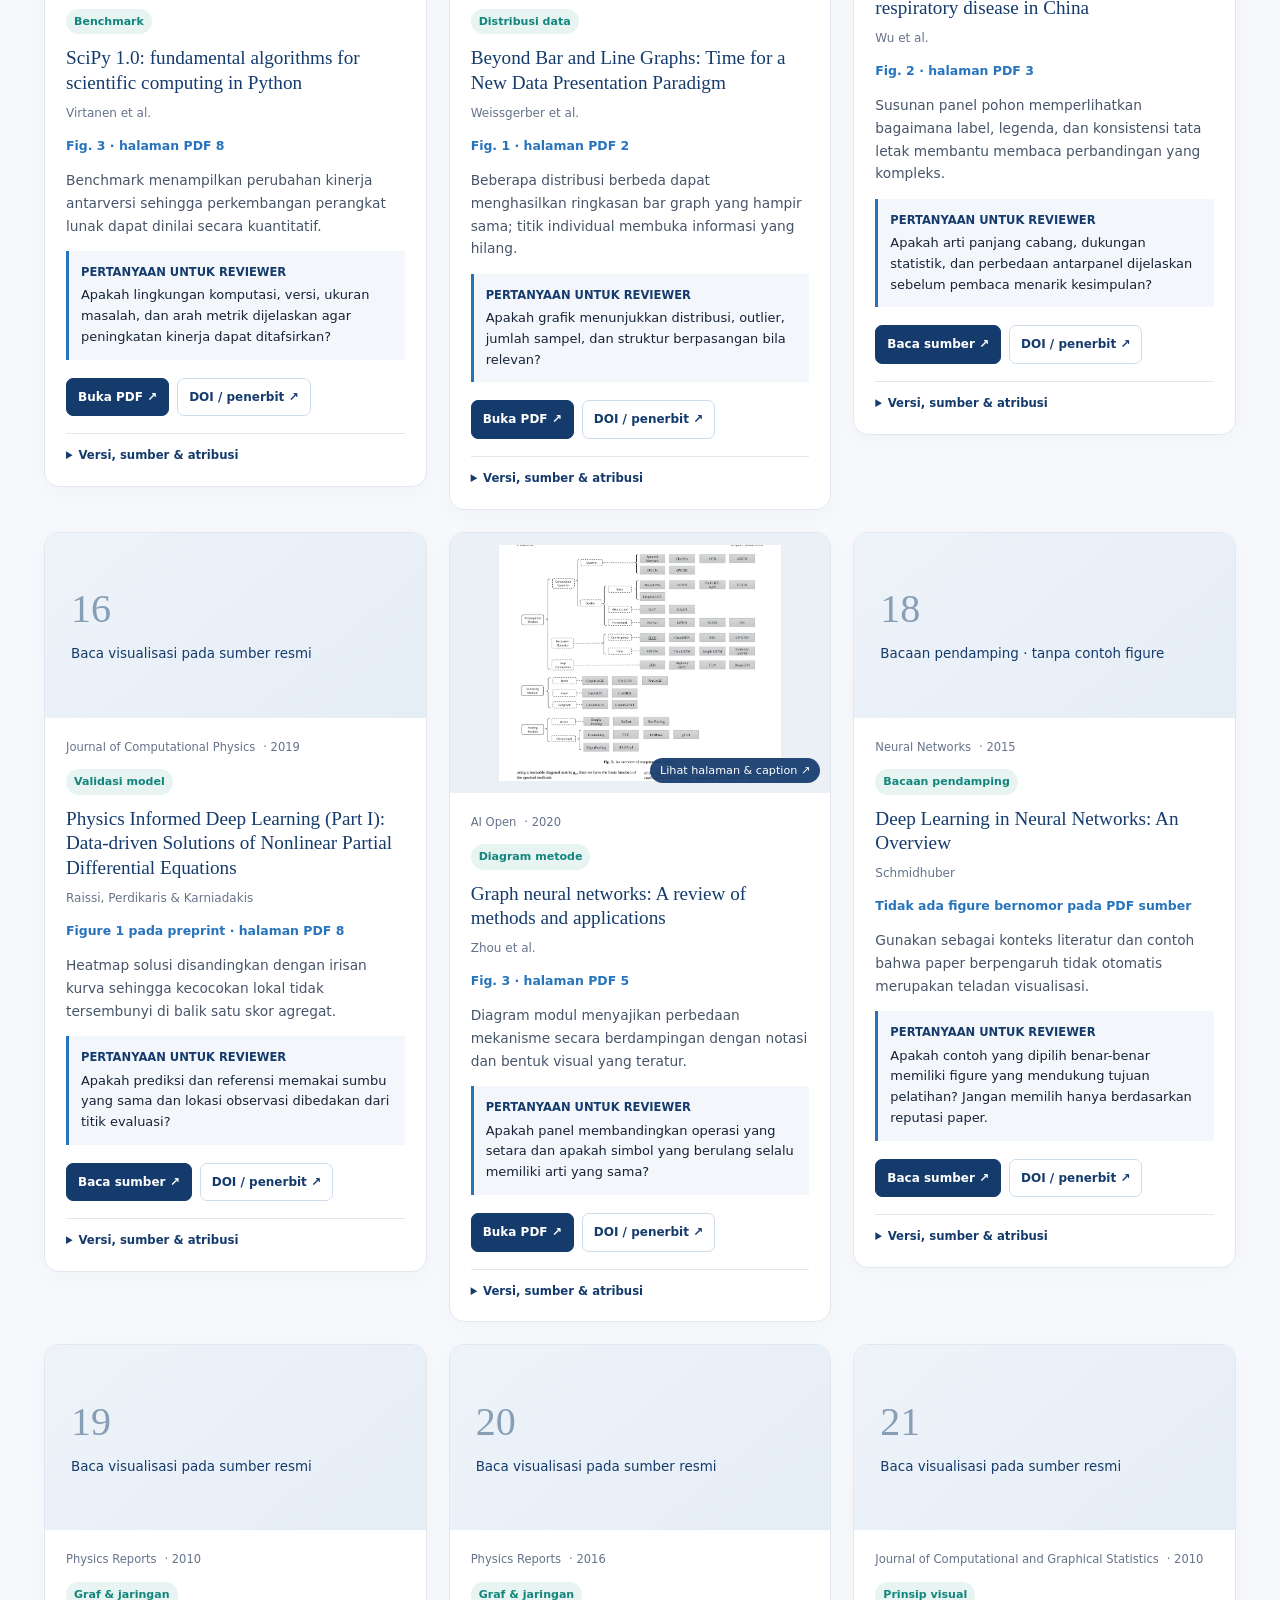
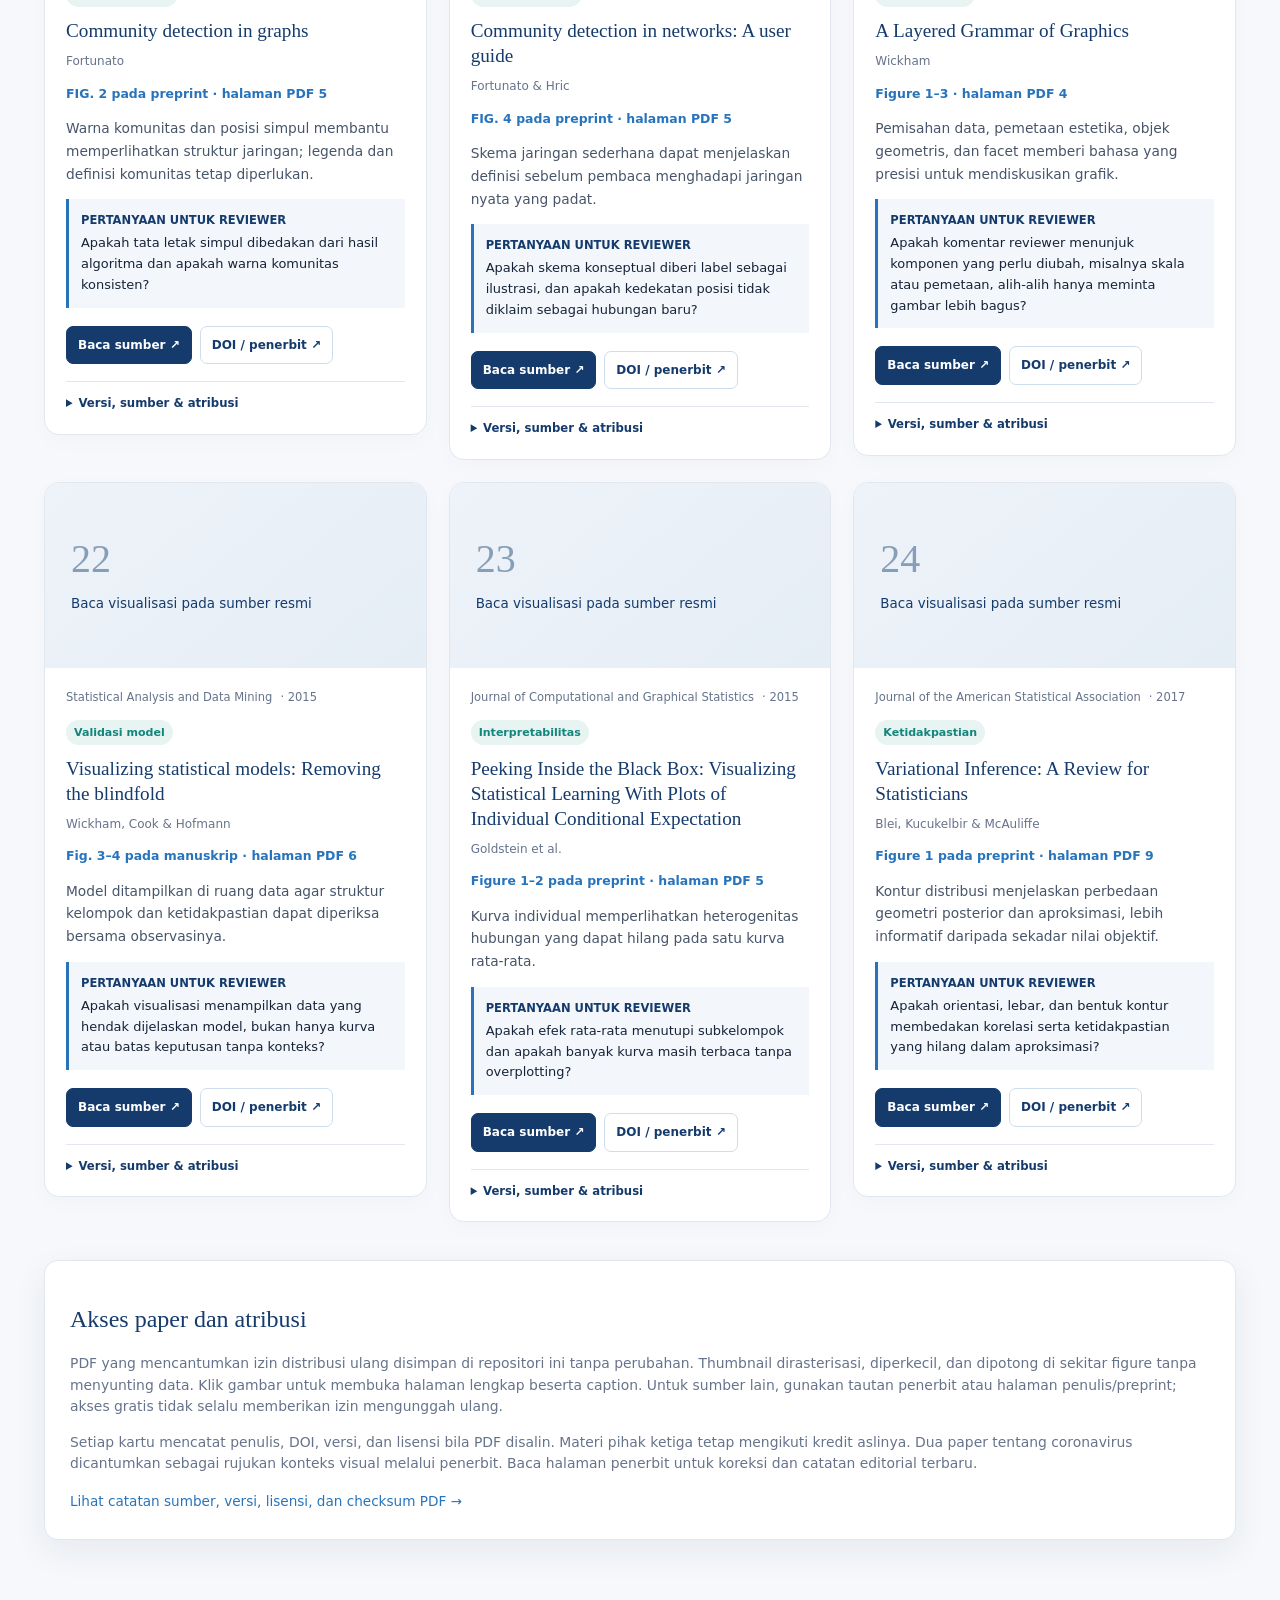
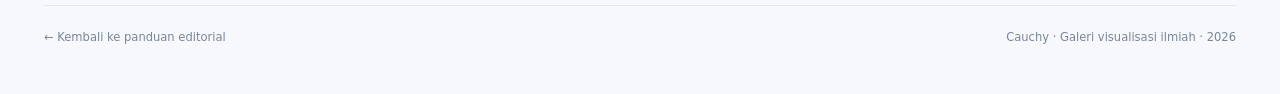
<file: visualisasi.html>
<!doctype html>
<html lang="id">
<head>
  <meta charset="utf-8">
  <meta name="viewport" content="width=device-width, initial-scale=1">
  <meta name="description" content="Galeri paper dan latihan penilaian visualisasi ilmiah untuk editor dan reviewer Cauchy.">
  <meta name="robots" content="noindex, nofollow, noarchive, nosnippet">
  <title>Galeri Visualisasi Ilmiah — Cauchy</title>
  <link rel="stylesheet" href="styles.css?v=20261004b">
  <link rel="stylesheet" href="visualisasi.css?v=20261016">
  <script src="visualisasi.js?v=20261016" defer></script>
</head>
<body>
  <header class="topbar">
    <a class="brand" href="./" aria-label="Kembali ke panduan editorial Cauchy"><div class="brand-mark" aria-hidden="true">C</div><div><span class="eyebrow">EDITORIAL PLAYBOOK</span><strong>Cauchy</strong></div></a>
    <a class="back-link" href="./">← Panduan editorial</a>
  </header>
  <main class="shell gallery-shell">
    <section class="gallery-hero">
      <div><span class="eyebrow accent">REFERENSI UNTUK EDITOR & REVIEWER</span><h1>Belajar membaca<br>figure yang kuat.</h1><p>Contoh dari paper lintas jurnal untuk menilai kejelasan pesan, kejujuran skala, kelengkapan bukti, dan keterbacaan. Pilih satu paper, buka visualisasinya, lalu gunakan pertanyaan review di setiap kartu.</p></div>
      <aside class="gallery-summary"><span class="eyebrow">KOLEKSI PILIHAN</span><b>24</b><p>paper dan bacaan pendamping</p><div><span>Nature Portfolio · PLOS · Elsevier<br>Wiley · Taylor & Francis</span></div><small>Diperiksa 16 Oktober 2026</small></aside>
    </section>
    <section class="learning-path panel" aria-labelledby="start-title">
      <div><span class="eyebrow accent">MULAI DARI TIGA CONTOH INI</span><h2 id="start-title">Pesan → data → warna</h2></div>
      <div class="learning-links"><a href="#paper-10"><span>01</span><strong>Ten Simple Rules</strong><small>Apakah pesan figure segera terbaca?</small></a><a href="#paper-14"><span>02</span><strong>Beyond Bar and Line Graphs</strong><small>Apakah distribusi datanya terlihat?</small></a><a href="#paper-08"><span>03</span><strong>The Misuse of Colour</strong><small>Apakah warna mengubah tafsir data?</small></a></div>
    </section>
    <section class="review-rubric" aria-labelledby="rubric-title"><div class="section-heading"><div><span class="eyebrow accent">CARA MENGGUNAKAN GALERI</span><h2 id="rubric-title">Nilai visualnya, bukan nama jurnalnya.</h2></div></div><div class="rubric-grid"><article><b>01 · Pesan</b><p>Nyatakan dalam satu kalimat apa yang dibuktikan figure. Bedakan skema metode dari hasil eksperimen.</p></article><article><b>02 · Bukti</b><p>Periksa satuan, skala, n, error bar, dan definisi baseline. Figure menarik belum tentu mendukung klaim.</p></article><article><b>03 · Aksesibilitas</b><p>Periksa label pada ukuran cetak, kontras, dan pengodean yang tetap terbaca tanpa warna.</p></article><article><b>04 · Komentar review</b><p>Sebutkan panel dan perubahan konkret: tampilkan titik individual, samakan sumbu, atau jelaskan interval.</p></article></div></section>
    <section class="panel filter-panel" aria-label="Cari dan saring paper">
      <div class="filter-grid"><label>Cari paper atau konsep<input id="paper-search" type="search" placeholder="Misalnya: heatmap, NumPy, ketidakpastian…"></label><label>Jurnal<select id="journal-filter"><option value="">Semua jurnal</option></select></label><label>Fokus pembelajaran<select id="topic-filter"><option value="">Semua fokus</option></select></label><label>Akses<select id="access-filter"><option value="">Semua sumber</option><option value="local">PDF tersedia di GitHub</option><option value="external">Rujukan sumber resmi</option></select></label></div>
      <div class="filter-bottom"><p id="result-count" role="status" aria-live="polite">Memuat koleksi…</p><button type="button" id="reset-filters">Reset filter</button></div>
    </section>
    <p class="collection-note">Pilihan visual adalah penilaian editorial untuk latihan, bukan jaminan bahwa seluruh isi paper sempurna atau peringkat “top tier” yang terverifikasi. Tahun jurnal dapat berbeda dari tahun preprint. Nomor halaman yang disebut mengacu pada PDF sumber, bukan selalu nomor cetak jurnal.</p>
    <noscript><p class="panel">Aktifkan JavaScript untuk membuka filter dan kartu galeri. Daftar sumber tetap tersedia di <a href="SOURCES-VISUALISASI.md">catatan sumber dan atribusi</a>.</p></noscript>
    <div id="paper-grid" class="paper-grid"></div>
    <p id="empty-state" class="empty-state" hidden>Tidak ada paper yang cocok. Ubah kata pencarian atau reset filter.</p>
    <section class="source-note panel"><h2>Akses paper dan atribusi</h2><p>PDF yang mencantumkan izin distribusi ulang disimpan di repositori ini tanpa perubahan. Thumbnail dirasterisasi, diperkecil, dan dipotong di sekitar figure tanpa menyunting data. Klik gambar untuk membuka halaman lengkap beserta caption. Untuk sumber lain, gunakan tautan penerbit atau halaman penulis/preprint; akses gratis tidak selalu memberikan izin mengunggah ulang.</p><p>Setiap kartu mencatat penulis, DOI, versi, dan lisensi bila PDF disalin. Materi pihak ketiga tetap mengikuti kredit aslinya. Dua paper tentang coronavirus dicantumkan sebagai rujukan konteks visual melalui penerbit. Baca halaman penerbit untuk koreksi dan catatan editorial terbaru.</p><a href="SOURCES-VISUALISASI.md">Lihat catatan sumber, versi, lisensi, dan checksum PDF →</a></section>
    <footer><a href="./">← Kembali ke panduan editorial</a><span>Cauchy · Galeri visualisasi ilmiah · 2026</span></footer>
  </main>
  <dialog id="preview-dialog" aria-labelledby="preview-title"><div class="dialog-head"><h2 id="preview-title">Pratinjau halaman</h2><button id="close-preview" type="button" aria-label="Tutup pratinjau">Tutup ×</button></div><p id="preview-credit"></p><img id="preview-image" alt=""><a id="preview-pdf" target="_blank" rel="noopener">Buka PDF pada halaman ini ↗</a></dialog>
</body>
</html>
</file>
<file: styles.css>
:root{--ink:#172338;--muted:#66738b;--line:#e2e7ef;--bg:#f6f8fb;--paper:#fff;--navy:#153b6d;--blue:#2774bd;--orange:#e68b32;--teal:#12857c;--purple:#6b55c4;--red:#bd4a5c;--shadow:0 12px 34px rgba(25,45,77,.07)}
.workflow{margin:0 0 38px;background:#f0f6fb;border-color:#d7e7f2}.workflow-track{display:flex;align-items:stretch;gap:7px;margin-top:24px}.workflow-step{flex:1;background:#fff;border:1px solid #dbe8f1;border-radius:11px;padding:14px 12px;display:flex;flex-direction:column;min-height:155px}.workflow-step.final{background:#e7f5ef;border-color:#c7e6d8}.workflow-dot{width:30px;height:30px;border-radius:50%;background:var(--navy);color:#fff;display:grid;place-items:center;font:700 .75rem Georgia,serif;margin-bottom:12px}.workflow-step strong{font-size:.82rem}.workflow-step small{font-size:.75rem;line-height:1.4;color:var(--muted);margin-top:5px}.workflow-step b{font-size:.72rem;color:var(--blue);margin-top:auto;padding-top:12px}.workflow-connector{width:15px;align-self:center;height:1px;background:#9fb8ca;position:relative}.workflow-connector:after{content:'›';position:absolute;right:-2px;top:-13px;color:#6f8ba2;font-size:1.35rem}.workflow-note{margin-top:17px;border-left:3px solid var(--orange);padding:9px 12px;background:#fffaf1;color:#735d3c;font-size:.82rem;line-height:1.55}
.plain-list li{font-size:.96rem;line-height:1.58}.check-list li{font-size:.96rem;line-height:1.58}.five-points small{font-size:.86rem;line-height:1.5}.lead{font-size:.98rem;line-height:1.6}@media(max-width:650px){.plain-list li,.check-list li{font-size:1rem;line-height:1.62}.five-points strong{font-size:.98rem}.five-points small{font-size:.9rem;line-height:1.55}.lead{font-size:1rem}}
.role-picker{margin-bottom:35px}.role-grid{display:grid;grid-template-columns:repeat(4,1fr);gap:12px}.role-card{appearance:none;text-align:left;background:#fff;border:1px solid var(--line);border-radius:13px;padding:18px;min-height:142px;color:var(--ink);cursor:pointer;display:flex;flex-direction:column;transition:.18s}.role-card:hover,.role-card.selected{border-color:var(--blue);box-shadow:0 8px 22px rgba(39,116,189,.12);transform:translateY(-2px)}.role-card.selected{background:#eff7ff}.role-number{font:700 1.15rem Georgia,serif;color:var(--blue);margin-bottom:18px}.role-card strong{font-size:.9rem}.role-card small{color:var(--muted);font-size:.74rem;line-height:1.35;margin-top:5px}@media(max-width:900px){.role-grid{grid-template-columns:1fr 1fr}}@media(max-width:650px){body{font-size:16px}.shell{padding:28px 14px 14px}.hero h1{font-size:2.35rem}.hero-actions{display:grid;grid-template-columns:1fr}.button{min-height:46px;text-align:center}.role-grid{grid-template-columns:1fr}.role-card{min-height:0;padding:16px}.role-number{margin-bottom:12px}.tabbar{position:sticky;top:64px;z-index:8;background:var(--bg);margin:0 -14px 28px;padding:0 14px;overflow-x:auto}.tab{min-height:48px;font-size:.8rem}.gate-grid{grid-template-columns:1fr}footer{display:block}footer span{display:block;margin-top:8px}}
*{box-sizing:border-box}html{scroll-behavior:smooth}body{margin:0;background:var(--bg);color:var(--ink);font-family:Inter,ui-sans-serif,system-ui,-apple-system,BlinkMacSystemFont,"Segoe UI",sans-serif;line-height:1.55}a{text-decoration:none;color:inherit}.topbar{height:72px;background:#fff;border-bottom:1px solid var(--line);display:flex;align-items:center;justify-content:space-between;padding:0 max(24px,calc((100vw - 1180px)/2));position:sticky;top:0;z-index:10}.brand{display:flex;align-items:center;gap:11px}.brand strong{display:block;font-family:Georgia,serif;font-size:1.35rem;letter-spacing:-.03em}.brand-mark{height:35px;width:35px;border-radius:11px;background:var(--navy);color:#fff;display:grid;place-items:center;font-family:Georgia,serif;font-size:1.3rem;font-weight:700}.brand-mark.small{height:28px;width:28px;border-radius:8px;font-size:1rem}.eyebrow{font-size:.68rem;line-height:1;letter-spacing:.14em;font-weight:800;color:#8693a9;display:block}.eyebrow.accent{color:var(--blue)}.topbar-meta{font-size:.78rem;color:var(--muted)}.live-dot{width:7px;height:7px;background:#36ad84;border-radius:50%;display:inline-block;margin-right:7px}.shell{max-width:1180px;margin:0 auto;padding:54px 24px 24px}.hero{display:grid;grid-template-columns:1.35fr .8fr;gap:36px;align-items:stretch;padding-bottom:48px}.hero-copy{padding:20px 0}.hero h1{font-family:Georgia,serif;font-weight:500;line-height:1.09;font-size:clamp(2.5rem,5.2vw,4.5rem);letter-spacing:-.05em;max-width:740px;margin:18px 0 22px}.hero p{color:var(--muted);font-size:1.08rem;max-width:650px;margin:0 0 28px}.hero-actions{display:flex;gap:12px;flex-wrap:wrap}.button{border-radius:9px;padding:11px 16px;font-weight:750;font-size:.88rem;border:1px solid var(--line);transition:transform .18s,box-shadow .18s}.button:hover{transform:translateY(-2px);box-shadow:var(--shadow)}.button.primary{background:var(--navy);color:#fff;border-color:var(--navy)}.button.secondary{background:#fff;color:var(--navy)}.hero-card{background:var(--navy);color:#fff;border-radius:16px;padding:30px;display:flex;flex-direction:column;justify-content:center;box-shadow:0 22px 40px rgba(21,59,109,.16);min-height:300px}.card-kicker{color:#91c5ef;font-weight:800;font-size:.68rem;letter-spacing:.14em}.quote{font:500 1.65rem/1.2 Georgia,serif;letter-spacing:-.025em;margin:22px 0}.hero-rule{height:1px;background:rgba(255,255,255,.25);margin-bottom:22px}.mini-stats{display:flex;gap:24px}.mini-stats div{display:flex;flex-direction:column}.mini-stats b{font-size:1.45rem;font-family:Georgia,serif}.mini-stats span{color:#b8c9db;font-size:.72rem}.tabbar{display:flex;gap:6px;border-bottom:1px solid var(--line);margin-bottom:40px}.tab{appearance:none;background:transparent;border:0;border-bottom:3px solid transparent;color:#718099;padding:14px 18px;font:inherit;font-weight:800;cursor:pointer}.tab.active{color:var(--navy);border-color:var(--blue)}.tab-panel{display:none}.active-panel{display:block}.section-heading{display:flex;justify-content:space-between;gap:16px;align-items:end;margin:0 0 18px}.section-heading h2{font:500 2.1rem/1.1 Georgia,serif;letter-spacing:-.035em;margin:9px 0 0}.section-heading.compact{margin-top:46px}.section-note{font-size:.8rem;color:var(--muted);padding-bottom:5px}.dashboard-grid{display:grid;grid-template-columns:1fr 1fr;gap:18px}.panel{background:var(--paper);border:1px solid var(--line);border-radius:14px;padding:25px;box-shadow:var(--shadow)}.panel-head{display:flex;justify-content:space-between;gap:12px;align-items:start}.panel-head h3{display:inline;margin:0 0 0 9px;font-size:1.15rem}.step-number{color:#9da8b8;font:700 1.4rem Georgia,serif}.badge{display:inline-block;border-radius:99px;padding:4px 9px;font-size:.63rem;font-weight:850;letter-spacing:.07em;white-space:nowrap}.badge.blue{background:#e7f1fb;color:#2567a6}.badge.green{background:#e4f6ef;color:#147c61}.badge.orange{background:#fff0df;color:#b56a20}.badge.red{background:#fbe9ec;color:#ad4154}.lead{font-size:.92rem;color:var(--muted);margin:17px 0 18px}.check-list,.plain-list{list-style:none;padding:0;margin:0}.check-list li{display:flex;gap:10px;padding:9px 0;border-top:1px solid #edf0f4;font-size:.88rem}.check{color:var(--teal);font-weight:900}.five-points{border-top:1px solid #edf0f4}.five-points>div{display:flex;gap:12px;padding:9px 0;border-bottom:1px solid #edf0f4}.five-points b{font:700 .8rem Georgia,serif;color:var(--blue);padding-top:2px}.five-points span{display:flex;flex-direction:column}.five-points strong{font-size:.86rem}.five-points small{font-size:.78rem;color:var(--muted);margin-top:1px}.cards-3{display:grid;grid-template-columns:repeat(3,1fr);gap:18px}.checklist-card{min-height:310px}.icon-box{width:38px;height:38px;border-radius:11px;display:grid;place-items:center;font-weight:900;font-size:1.2rem;margin-bottom:18px}.icon-box.purple{background:#eeeafd;color:var(--purple)}.icon-box.orange{background:#fff0df;color:var(--orange)}.icon-box.teal{background:#e2f5f2;color:var(--teal)}.checklist-card h3{font-size:1.05rem;margin:0 0 12px}.plain-list li{font-size:.84rem;color:var(--muted);padding:7px 0 7px 17px;position:relative}.plain-list li:before{content:"";height:5px;width:5px;border-radius:50%;background:#a5b3c4;position:absolute;left:1px;top:15px}.split-section{display:grid;grid-template-columns:1fr 1fr;gap:18px;margin-top:18px}.gate-grid{display:grid;grid-template-columns:1fr 1fr;gap:10px;margin-top:18px}.gate-grid label{border:1px solid #e8edf3;border-radius:9px;padding:10px;font-size:.79rem;color:var(--muted)}input[type=checkbox]{accent-color:var(--teal);margin-right:7px}.integrity-list>div{padding:10px 0;border-bottom:1px solid #edf0f4;display:grid;grid-template-columns:100px 1fr;gap:12px;font-size:.82rem}.integrity-list b{font-size:.78rem}.integrity-list span{color:var(--muted)}.decision-section{margin:54px 0}.flow{display:flex;align-items:stretch;justify-content:space-between;gap:8px}.flow-item{background:#fff;border:1px solid var(--line);border-radius:12px;flex:1;padding:18px 14px;display:flex;flex-direction:column}.flow-item span{font:700 1.1rem Georgia,serif;color:var(--blue);margin-bottom:12px}.flow-item strong{font-size:.9rem}.flow-item small{font-size:.73rem;color:var(--muted);line-height:1.4;margin-top:5px}.flow-line{height:1px;background:#b8c4d3;width:18px;align-self:center;position:relative}.flow-line:after{content:"›";position:absolute;right:-1px;top:-14px;color:#8192a9;font-size:1.35rem}.reviewer-pool{display:grid;grid-template-columns:1fr 1.15fr;align-items:center;background:#ecf4fb;border-color:#d7e8f5;margin-bottom:35px}.reviewer-pool h2{font:500 1.75rem Georgia,serif;letter-spacing:-.03em;margin:10px 0}.reviewer-pool p{color:#58728d;font-size:.85rem;margin:0;max-width:460px}.names{display:flex;flex-wrap:wrap;gap:9px;justify-content:flex-end}.names span{background:#fff;border:1px solid #d7e5f1;border-radius:99px;padding:8px 12px;font-size:.78rem;color:var(--navy);font-weight:700}.names span.muted{color:#66809b;font-weight:500}.reviewer-intro{display:flex;gap:18px;align-items:center;margin-bottom:18px;background:var(--navy);color:white;border-color:var(--navy)}.big-number{height:64px;width:64px;border-radius:16px;background:#2b609a;display:grid;place-items:center;font:700 2.1rem Georgia,serif;flex:none}.reviewer-intro h3{font:500 1.35rem/1.2 Georgia,serif;margin:0 0 6px}.reviewer-intro p{color:#c1d3e5;font-size:.86rem;margin:0}.review-grid{display:grid;grid-template-columns:repeat(3,1fr);gap:18px}.review-card{min-height:285px;position:relative}.card-index{font:700 1.3rem Georgia,serif;color:var(--blue)}.review-card h3{font-size:1.05rem;margin:12px 0 10px}.review-note{display:flex;gap:13px;padding:18px 20px;background:#fff8e9;border:1px solid #f3dfb7;border-radius:13px;margin-top:18px}.note-icon{height:22px;width:22px;border:1px solid #d99b35;color:#ad6d13;border-radius:50%;display:grid;place-items:center;font-weight:800;flex:none}.review-note strong{font-size:.88rem}.review-note p{font-size:.82rem;color:#806739;margin:3px 0 0}.tools-grid{display:grid;grid-template-columns:1fr 1fr;gap:18px}.calculator label{display:block;font-size:.78rem;font-weight:800;margin:18px 0 6px}.calculator input[type=date]{border:1px solid var(--line);border-radius:8px;padding:10px;width:100%;font:inherit;color:var(--ink);background:#fff}.date-results{display:grid;grid-template-columns:1fr 1fr;gap:10px;margin-top:18px}.date-results>div{background:#f6f8fb;border-radius:9px;padding:11px}.date-results span{font-size:.68rem;color:var(--muted);display:block}.date-results b{display:block;font-size:.9rem;margin-top:5px}.ai-policy{display:flex;gap:18px;align-items:flex-start;margin-top:18px;background:#f1edff;border-color:#ded6fb}.ai-symbol{font-size:1.7rem;color:var(--purple);width:38px;height:38px;display:grid;place-items:center;background:#e4ddff;border-radius:11px;flex:none}.ai-policy h2{font:500 1.55rem Georgia,serif;margin:9px 0}.ai-policy p{color:#625a80;font-size:.86rem;max-width:800px}.policy-tags{display:flex;gap:8px;flex-wrap:wrap}.policy-tags span{font-size:.7rem;background:#fff;border:1px solid #ded6fb;border-radius:99px;padding:5px 9px;color:#625a80}footer{border-top:1px solid var(--line);display:flex;justify-content:space-between;gap:18px;align-items:center;color:#7a8799;font-size:.72rem;padding:23px 0;margin-top:65px}.footer-brand{display:flex;align-items:center;gap:8px;color:var(--navy);font-family:Georgia,serif;font-size:1rem}
@media(max-width:900px){.hero{grid-template-columns:1fr}.hero-card{min-height:0}.cards-3,.review-grid{grid-template-columns:1fr 1fr}.reviewer-pool{grid-template-columns:1fr;gap:22px}.names{justify-content:flex-start}}
@media(max-width:650px){.topbar{padding:0 16px}.topbar-meta{display:none}.shell{padding:34px 16px 16px}.hero{gap:23px}.hero h1{font-size:2.65rem}.hero p{font-size:1rem}.section-heading{display:block}.section-note{display:block;margin-top:8px}.dashboard-grid,.cards-3,.split-section,.review-grid,.tools-grid{grid-template-columns:1fr}.gate-grid{grid-template-columns:1fr}.flow{display:grid;grid-template-columns:1fr 1fr;gap:10px}.flow-line{display:none}.tabbar{overflow:auto}.tab{white-space:nowrap;padding:13px 12px}.panel{padding:20px}.mini-stats{gap:17px}.reviewer-intro{align-items:flex-start}.date-results{grid-template-columns:1fr}footer{display:block}footer span{display:block;margin-top:8px}}
.prompt-guide{margin-top:18px;background:#f8fbff;border-color:#d9e8f5}.prompt-rules{display:grid;grid-template-columns:repeat(4,1fr);gap:10px;margin:20px 0}.prompt-rules>div{display:flex;gap:10px;padding:13px;background:#fff;border:1px solid #e2ebf3;border-radius:10px}.prompt-rules b{font:700 1.15rem Georgia,serif;color:var(--blue)}.prompt-rules span{display:flex;flex-direction:column}.prompt-rules strong{font-size:.82rem}.prompt-rules small{font-size:.74rem;color:var(--muted);line-height:1.45;margin-top:4px}.prompt-grid{display:grid;grid-template-columns:1fr 1fr;gap:14px}.prompt-card{background:#fff;border:1px solid #dfe8f0;border-radius:12px;padding:17px;min-width:0}.prompt-card-head{display:flex;justify-content:space-between;gap:10px;align-items:start}.prompt-card h3{display:inline;margin-left:8px;font-size:.98rem}.copy-prompt{border:1px solid #c9dceb;border-radius:7px;background:#eff7ff;color:var(--navy);padding:7px 9px;font-weight:700;font-size:.7rem;font-family:inherit;cursor:pointer;white-space:nowrap}.copy-prompt:hover{background:#dceefe}.prompt-card pre{white-space:pre-wrap;overflow:auto;background:#f5f7fa;border:1px solid #e7ebf0;border-radius:8px;padding:12px;margin:15px 0 0;color:#344258;font:500 .74rem/1.55 ui-monospace,SFMono-Regular,Menlo,Consolas,monospace}.prompt-card code{font:inherit}
@media(max-width:900px){.prompt-rules{grid-template-columns:1fr 1fr}}
@media(max-width:650px){.prompt-grid,.prompt-rules{grid-template-columns:1fr}.prompt-card pre{font-size:.78rem}.prompt-card-head{align-items:flex-start}}
.workflow{margin:0 0 38px;background:#f0f6fb;border-color:#d7e7f2}.workflow-track{display:flex;align-items:stretch;gap:7px;margin-top:24px}.workflow-step{flex:1;background:#fff;border:1px solid #dbe8f1;border-radius:11px;padding:14px 12px;display:flex;flex-direction:column;min-height:155px}.workflow-step.final{background:#e7f5ef;border-color:#c7e6d8}.workflow-dot{width:30px;height:30px;border-radius:50%;background:var(--navy);color:#fff;display:grid;place-items:center;font:700 .75rem Georgia,serif;margin-bottom:12px}.workflow-step strong{font-size:.82rem}.workflow-step small{font-size:.75rem;line-height:1.4;color:var(--muted);margin-top:5px}.workflow-step b{font-size:.72rem;color:var(--blue);margin-top:auto;padding-top:12px}.workflow-connector{width:15px;align-self:center;height:1px;background:#9fb8ca;position:relative}.workflow-connector:after{content:'›';position:absolute;right:-2px;top:-13px;color:#6f8ba2;font-size:1.35rem}.workflow-note{margin-top:17px;border-left:3px solid var(--orange);padding:9px 12px;background:#fffaf1;color:#735d3c;font-size:.82rem;line-height:1.55}@media(max-width:900px){.workflow-track{display:grid;grid-template-columns:1fr 1fr;gap:10px}.workflow-connector{display:none}}@media(max-width:650px){.workflow-track{grid-template-columns:1fr}.workflow-step{min-height:125px}.workflow-step small{font-size:.86rem}.workflow-step strong{font-size:.95rem}.workflow-step b{font-size:.8rem}}


.prompt-launcher{margin:0 0 28px;padding:22px 24px;background:linear-gradient(135deg,#f4f8fc,#fff);border-color:#d9e7f1}.prompt-launcher .section-heading{margin-bottom:8px}.prompt-launcher-intro{margin:0 0 16px;color:var(--muted);font-size:.88rem}.prompt-launcher-grid{display:grid;grid-template-columns:repeat(3,minmax(0,1fr));gap:12px}.prompt-jump{appearance:none;text-align:left;font:inherit;color:inherit;cursor:pointer;display:flex;flex-direction:column;gap:6px;padding:15px 16px;border:1px solid #dfe8f0;border-radius:11px;background:#fff;transition:transform .16s ease,border-color .16s ease,box-shadow .16s ease}.prompt-jump:hover,.prompt-jump:focus-visible{transform:translateY(-2px);border-color:#8fb4d0;box-shadow:0 8px 20px rgba(25,58,88,.09);outline:none}.prompt-jump-number{color:var(--blue);font:700 .72rem Georgia,serif}.prompt-jump strong{font-size:.94rem}.prompt-jump small{color:var(--muted);font-size:.76rem;line-height:1.4}.prompt-jump-action{margin-top:4px;color:var(--blue);font-size:.76rem;font-weight:700}.prompt-launcher-note{margin:13px 0 0;color:var(--muted);font-size:.75rem}.prompt-guide[id$="-prompts"]{scroll-margin-top:22px}@media(max-width:650px){.prompt-launcher{padding:18px}.prompt-launcher-grid{grid-template-columns:1fr}.prompt-jump{display:grid;grid-template-columns:34px 1fr;column-gap:10px;align-items:center}.prompt-jump-number{grid-row:1 / span 3}.prompt-jump small,.prompt-jump-action{grid-column:2}}

.prompt-library{margin:0 0 32px}.prompt-library .prompt-guide{margin:0}.prompt-guide[hidden]{display:none!important}.prompt-jump[aria-pressed="true"]{background:#edf5fc;border-color:#8fb4d0;box-shadow:inset 0 0 0 1px #8fb4d0}.prompt-jump-action{display:inline-flex;align-items:center;gap:4px}

.prompt-switcher-sticky{position:sticky;top:76px;z-index:20;display:flex;gap:8px;flex-wrap:wrap;padding:9px 10px;margin:0 0 12px;border:1px solid #d5e2ed;border-radius:10px;background:rgba(246,249,252,.96);backdrop-filter:blur(10px);box-shadow:0 5px 16px rgba(23,35,56,.08)}.prompt-switch{appearance:none;border:1px solid #cbd9e5;border-radius:999px;background:#fff;color:var(--navy);padding:8px 13px;font:700 .78rem/1.2 inherit;font-family:inherit;white-space:nowrap;cursor:pointer}.prompt-switch:hover,.prompt-switch:focus-visible{border-color:#8fb4d0;outline:none}.prompt-switch[aria-pressed="true"]{background:var(--navy);border-color:var(--navy);color:#fff}@media(max-width:650px){.prompt-switcher-sticky{top:65px;gap:6px;padding:8px;overflow-x:auto;flex-wrap:nowrap}.prompt-switch{font-size:.72rem;padding:8px 11px}}
</file>
<file: visualisasi.css>
.brand{text-decoration:none;color:inherit}.back-link{color:var(--navy);font-size:.85rem;font-weight:700}.gallery-shell{max-width:1240px}.gallery-hero{display:grid;grid-template-columns:1fr 280px;gap:50px;align-items:center;margin-bottom:40px}.gallery-hero h1{font:500 clamp(2.8rem,5vw,4.8rem)/1.04 Georgia,serif;letter-spacing:-.045em;color:var(--navy);margin:18px 0 22px}.gallery-hero p{color:var(--muted);max-width:690px;font-size:1.06rem}.gallery-summary{padding:28px;background:var(--navy);border-radius:20px;color:white}.gallery-summary b{display:block;font:500 5rem/1 Georgia,serif;margin-top:14px}.gallery-summary p{color:#dae7f5;margin:8px 0 20px;font-size:.95rem}.gallery-summary div{border-top:1px solid #ffffff36;padding-top:15px;font-size:.85rem;line-height:1.6}.gallery-summary small{display:block;color:#b8cce2;margin-top:15px}.learning-path{margin-bottom:38px}.learning-path h2{font:500 1.7rem Georgia,serif;margin:8px 0 20px}.learning-links{display:grid;grid-template-columns:repeat(3,1fr);gap:14px}.learning-links a{display:flex;flex-direction:column;gap:8px;background:#f2f7fc;padding:18px;border:1px solid #d9e6f2;border-radius:10px;text-decoration:none;color:var(--navy)}.learning-links span{font-size:.75rem;color:var(--blue)}.learning-links small{color:var(--muted)}.review-rubric{margin-bottom:35px}.rubric-grid{display:grid;grid-template-columns:repeat(4,1fr);gap:18px}.rubric-grid article{border-top:2px solid #b5cde1;padding-top:15px}.rubric-grid b{color:var(--navy);font-size:.9rem}.rubric-grid p{color:var(--muted);font-size:.85rem}.filter-panel{position:relative;margin-bottom:17px}.filter-grid{display:grid;grid-template-columns:2fr 1.4fr 1.3fr 1.4fr;gap:14px}.filter-grid label{font-size:.78rem;font-weight:700;color:var(--navy);display:flex;flex-direction:column;gap:8px;min-width:0}.filter-grid input,.filter-grid select{font:400 .85rem/1.4 inherit;font-family:inherit;width:100%;padding:11px;border:1px solid #cbd8e5;border-radius:8px;background:white;color:var(--ink);min-height:44px}.filter-bottom{display:flex;justify-content:space-between;align-items:center;gap:10px;margin-top:12px}.filter-bottom p{font-size:.83rem;color:var(--muted);margin:0}button{font-family:inherit;cursor:pointer}#reset-filters{border:0;background:transparent;color:var(--blue);font-weight:700;padding:8px}.collection-note{font-size:.8rem;color:var(--muted);margin-bottom:25px;line-height:1.6}.paper-grid{display:grid;grid-template-columns:repeat(3,minmax(0,1fr));gap:22px;align-items:start}.paper-card{background:white;border:1px solid var(--line);border-radius:15px;overflow:hidden;scroll-margin-top:95px;min-width:0;box-shadow:0 6px 22px #153b6d06}.paper-card[hidden]{display:none}.paper-preview{border:0;display:block;width:100%;height:260px;background:#eaf0f6;padding:12px;position:relative}.paper-preview img{width:100%;height:100%;object-fit:contain;display:block}.paper-preview span{position:absolute;right:10px;bottom:10px;background:#153b6ded;color:white;padding:6px 10px;border-radius:30px;font-size:.7rem}.paper-preview:hover span{background:var(--blue)}.paper-placeholder{height:185px;background:linear-gradient(140deg,#eef3f9,#e5edf5);padding:26px;display:flex;flex-direction:column;justify-content:center;gap:12px;color:var(--navy)}.paper-placeholder b{font:500 2.5rem Georgia,serif;color:#879eb7}.paper-placeholder span{font-size:.84rem}.paper-content{padding:21px}.paper-meta{display:flex;flex-wrap:wrap;gap:8px;font-size:.72rem;color:var(--muted);margin-bottom:12px}.paper-topic{color:var(--teal);background:#e7f4f1;padding:4px 8px;border-radius:30px;display:inline-block;font-size:.69rem;font-weight:700}.paper-card h2{font:500 1.2rem/1.3 Georgia,serif;color:var(--navy);margin:12px 0 8px;overflow-wrap:anywhere}.paper-authors{font-size:.75rem;color:var(--muted);margin:0 0 14px}.paper-figure{font-size:.78rem;color:var(--blue);font-weight:700;line-height:1.5}.paper-lesson{font-size:.86rem;color:#47556a;line-height:1.65}.review-question{background:#f3f7fb;border-left:3px solid var(--blue);padding:12px;font-size:.81rem;line-height:1.6}.review-question strong{display:block;color:var(--navy);font-size:.72rem;margin-bottom:4px}.paper-actions{display:flex;flex-wrap:wrap;gap:8px;margin-top:18px}.paper-actions a{padding:9px 11px;border:1px solid #cdddeb;border-radius:7px;font-size:.75rem;font-weight:700;color:var(--navy);text-decoration:none}.paper-actions a:first-child{color:white;background:var(--navy);border-color:var(--navy)}.paper-card details{font-size:.73rem;color:var(--muted);margin-top:17px;border-top:1px solid var(--line);padding-top:12px;line-height:1.6}.paper-card summary{cursor:pointer;color:var(--navy);font-weight:700}.paper-card details a{color:var(--blue)}.source-note{margin-top:38px}.source-note h2{font:500 1.5rem Georgia,serif;color:var(--navy)}.source-note p{font-size:.87rem;color:var(--muted)}.source-note a{font-size:.85rem;color:var(--blue)}.empty-state{text-align:center;padding:40px;color:var(--muted)}dialog{border:1px solid var(--line);border-radius:14px;max-width:min(96vw,1000px);width:100%;max-height:94vh;padding:22px;overflow:auto;color:var(--ink)}dialog::backdrop{background:#101e34c9}.dialog-head{display:flex;justify-content:space-between;gap:20px;align-items:start}.dialog-head h2{font:500 1.15rem/1.4 Georgia,serif;margin:0}.dialog-head button{padding:8px 12px;border:1px solid #cdddeb;border-radius:7px;background:white;color:var(--navy);white-space:nowrap}#preview-credit{font-size:.8rem;color:var(--muted)}#preview-image{display:block;width:100%;height:auto;background:#eef3f7}#preview-pdf{display:inline-block;margin-top:15px;color:var(--blue)}:focus-visible{outline:3px solid #e68b32;outline-offset:4px}
@media(max-width:1000px){.paper-grid{grid-template-columns:repeat(2,minmax(0,1fr))}.filter-grid{grid-template-columns:1fr 1fr}.rubric-grid{grid-template-columns:1fr 1fr}.gallery-hero{grid-template-columns:1fr 240px;gap:25px}}
@media(max-width:650px){.gallery-hero{grid-template-columns:1fr;gap:20px}.gallery-summary{padding:20px;display:grid;grid-template-columns:90px 1fr;align-items:center;gap:8px}.gallery-summary>.eyebrow{grid-column:1/-1}.gallery-summary b{font-size:3.5rem;grid-row:2/4;margin:0}.gallery-summary p{margin:0}.gallery-summary div{border:0;padding:0}.gallery-summary small{grid-column:1/-1}.learning-links,.paper-grid,.filter-grid{grid-template-columns:1fr}.rubric-grid{gap:12px}.back-link{font-size:.75rem}.paper-preview{height:290px}.gallery-hero h1{font-size:3rem}.gallery-hero p{font-size:1rem}.paper-card h2{font-size:1.3rem}.paper-lesson{font-size:.94rem}.review-question{font-size:.88rem}dialog{padding:15px}.dialog-head{gap:10px}}
</file>
